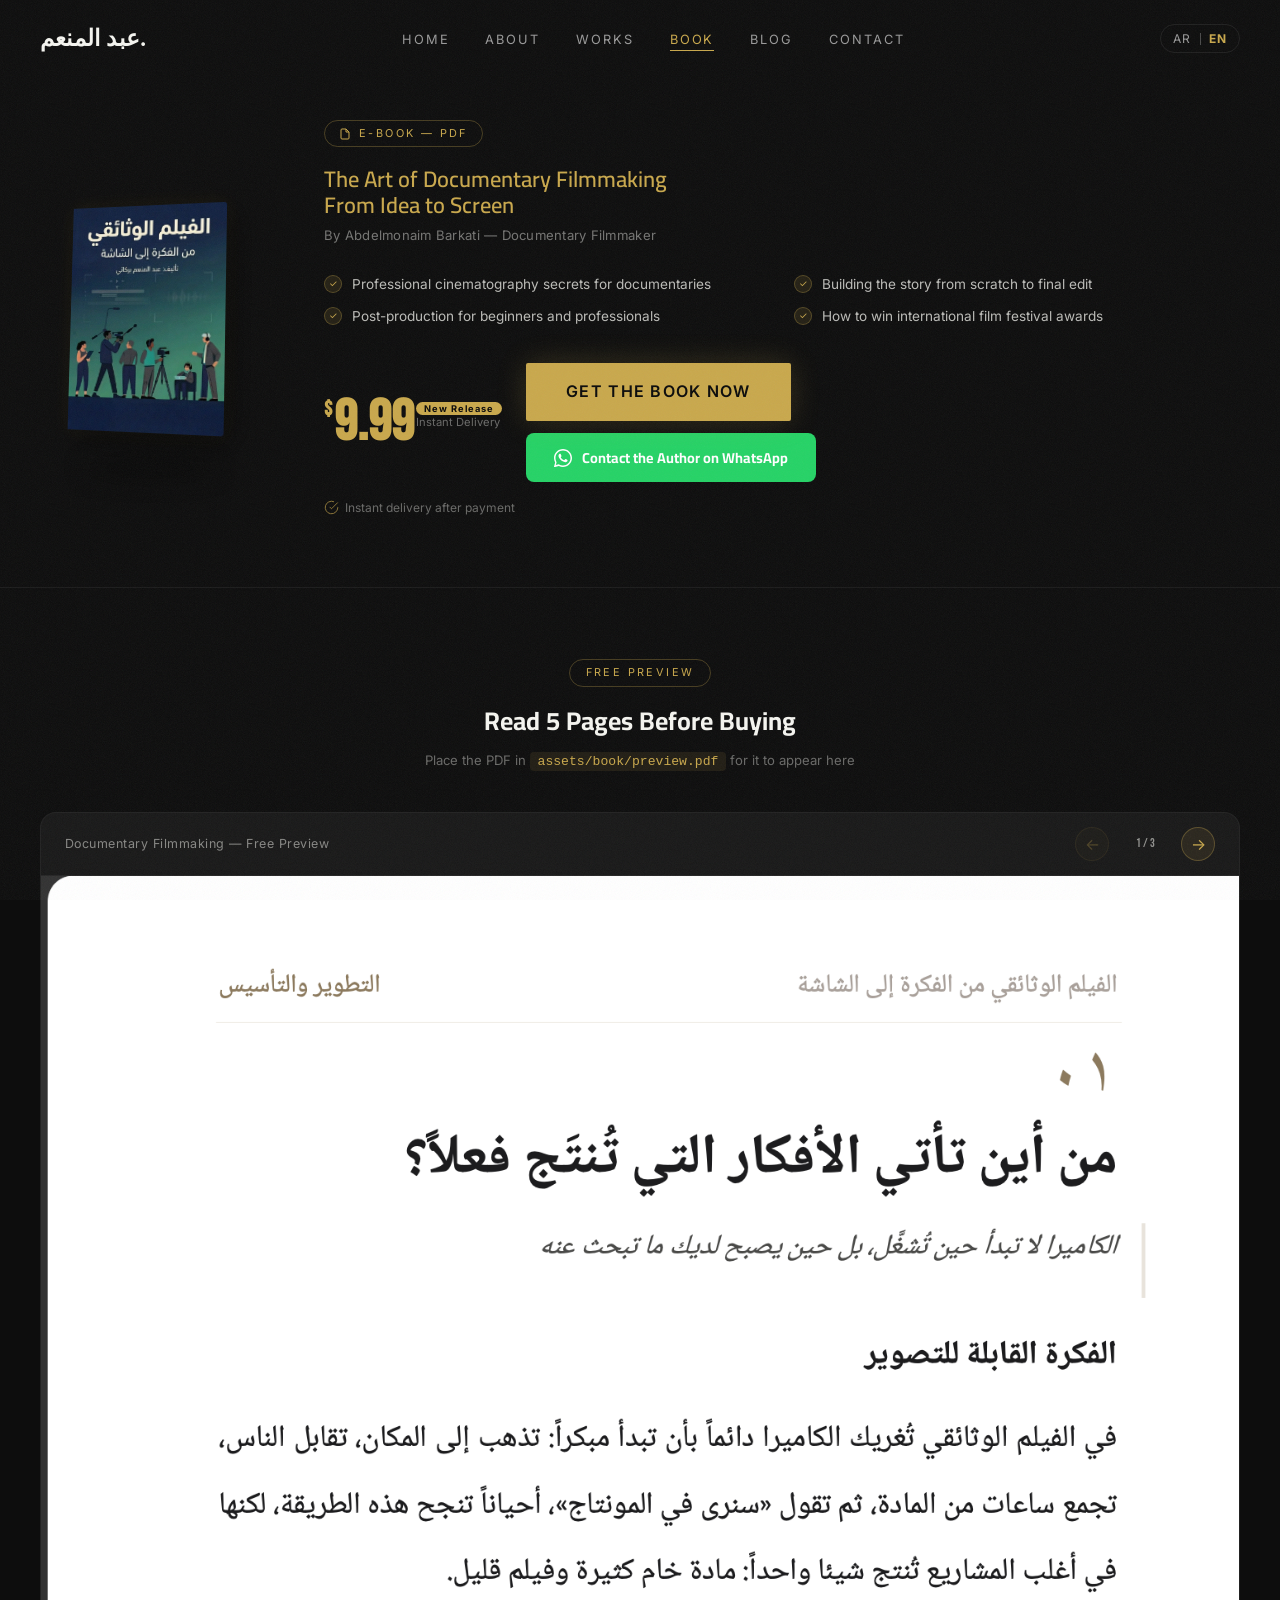
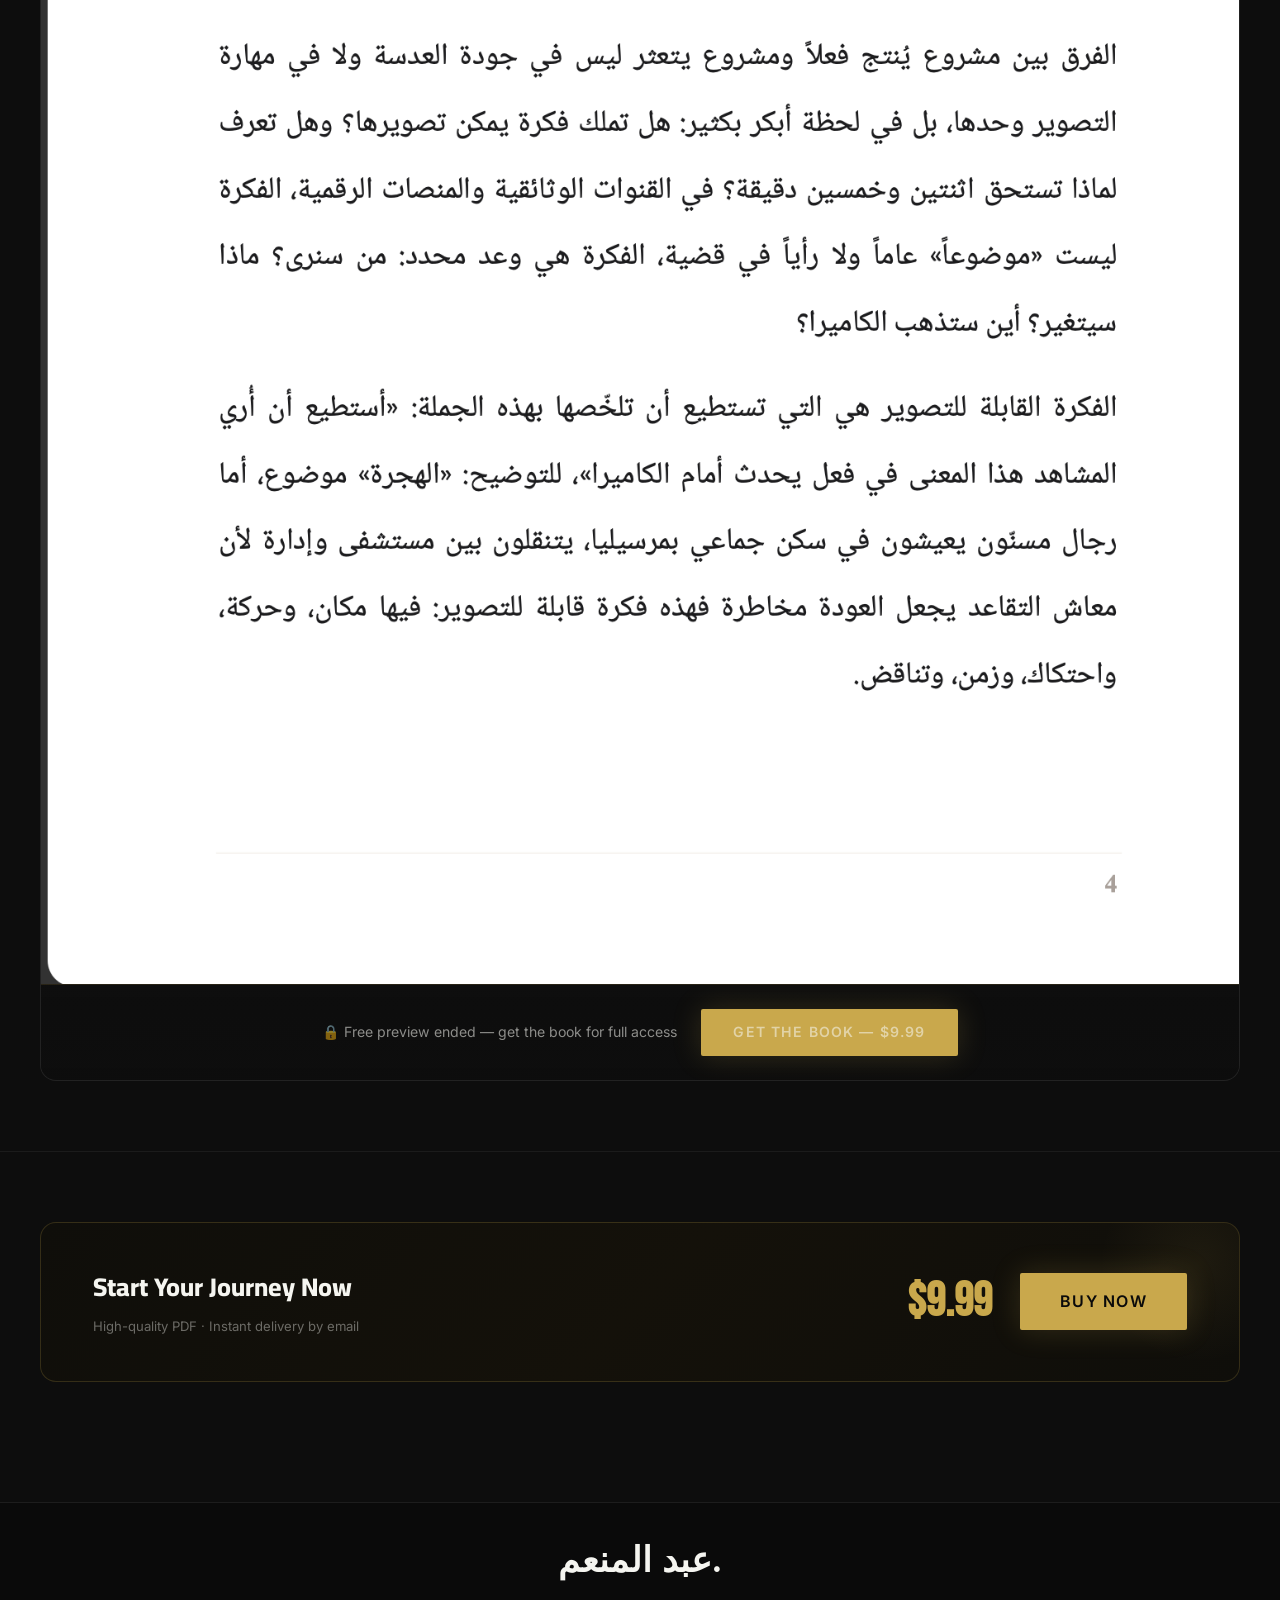
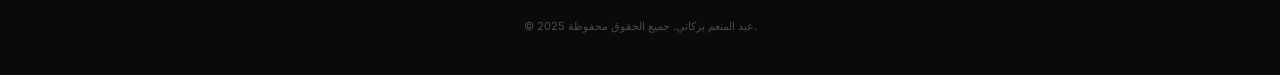
<file: book.html>
<!DOCTYPE html>
<html lang="ar" dir="rtl">
<head>
  <meta charset="UTF-8" />
  <meta name="viewport" content="width=device-width, initial-scale=1.0" />
  <meta name="description" content="صناعة الفيلم الوثائقي من الفكرة إلى الشاشة — كتاب إلكتروني PDF بقلم عبد المنعم بركاتي. $18 فقط، تسليم فوري." />
  <meta property="og:title" content="صناعة الفيلم الوثائقي | كتاب عبد المنعم بركاتي" />
  <meta property="og:description" content="كتاب إلكتروني PDF — من الفكرة إلى الشاشة. تسليم فوري." />
  <meta property="og:type" content="website" />
  <meta property="og:url" content="https://abdelmonaimbarkati.com/book.html" />
  <meta property="og:image" content="https://abdelmonaimbarkati.com/assets/og-image.jpg" />
  <meta property="og:image:width" content="1200" />
  <meta property="og:image:height" content="630" />
  <meta name="twitter:card" content="summary_large_image" />
  <meta name="twitter:image" content="https://abdelmonaimbarkati.com/assets/og-image.jpg" />
  <title>صناعة الفيلم الوثائقي | كتاب عبد المنعم بركاتي</title>
  <!-- Favicon -->
  <link rel="icon" type="image/svg+xml" href="favicon.svg" />
  <link rel="shortcut icon" href="favicon.svg" />
  <link rel="apple-touch-icon" href="assets/apple-touch-icon.png" />

  <link rel="preconnect" href="https://fonts.googleapis.com" />
  <link rel="preconnect" href="https://fonts.gstatic.com" crossorigin />
  <link href="https://fonts.googleapis.com/css2?family=Cairo:wght@300;400;600;700;900&family=Tajawal:wght@400;700;900&family=Bebas+Neue&family=Inter:wght@300;400;500;600&display=swap" rel="stylesheet" />
  <link rel="stylesheet" href="css/main.css" />
  <link rel="stylesheet" href="css/animations.css" />
  <link rel="stylesheet" href="css/components.css" />
  <link rel="stylesheet" href="css/rtl.css" />
  <style>
    /* ─── Book page overrides ───────────────────────── */
    body { cursor: auto; background: var(--bg-dark); }
    #cursor-outer, #cursor-inner { display: none; }
    a, button, .btn, input, textarea, select { cursor: pointer; }

    /* ─── Hero ──────────────────────────────────────── */
    .bk-hero {
      padding: 120px 0 70px;
      position: relative;
    }
    .bk-hero-inner {
      display: grid;
      grid-template-columns: 220px 1fr;
      gap: 64px;
      align-items: center;
    }

    /* Small 3D Book */
    .bk-book-scene {
      perspective: 800px;
      display: flex;
      justify-content: center;
      align-items: center;
      height: 280px;
    }
    .bk-book {
      width: 160px;
      height: 224px;
      transform-style: preserve-3d;
      transform: rotateY(-18deg) rotateX(4deg);
      animation: bookFloat 6s ease-in-out infinite;
      position: relative;
    }
    .bk-face { position: absolute; backface-visibility: hidden; }
    .bk-front {
      width: 160px; height: 224px;
      transform: translateZ(14px);
      border-radius: 0 3px 3px 0;
      overflow: hidden;
      box-shadow: 8px 8px 30px rgba(0,0,0,0.6), 0 0 20px rgba(201,168,76,0.1);
    }
    .bk-front img { width: 100%; height: 100%; object-fit: cover; }
    .bk-front-placeholder {
      width: 100%; height: 100%;
      background: linear-gradient(150deg, #1A1408 0%, #2C2010 50%, #1A1408 100%);
      display: flex; flex-direction: column;
      align-items: center; justify-content: center;
      gap: 10px; padding: 20px; position: relative;
    }
    .bk-front-placeholder::before {
      content: ''; position: absolute; inset: 6px;
      border: 1px solid rgba(201,168,76,0.25);
    }
    .bk-cover-t1 {
      font-family: var(--font-ar); font-size: 1rem; font-weight: 900;
      color: var(--gold); text-align: center; line-height: 1.4; z-index:1;
    }
    .bk-cover-t2 {
      font-family: var(--font-ar); font-size: 0.7rem;
      color: rgba(201,168,76,0.6); text-align: center; z-index:1;
    }
    .bk-cover-line { width: 40px; height: 1px; background: var(--border-gold); z-index:1; }
    .bk-cover-author { font-size: 0.55rem; letter-spacing: 0.15em; color: rgba(201,168,76,0.4); z-index:1; }
    .bk-spine {
      width: 28px; height: 224px;
      transform: rotateY(-90deg) translateZ(14px);
      background: linear-gradient(to right, #1A1408, #2C2010, #1A1408);
      box-shadow: -4px 0 12px rgba(0,0,0,0.5);
    }
    .bk-back {
      width: 160px; height: 224px;
      transform: rotateY(180deg) translateZ(14px);
      background: #1A1408; border-radius: 3px 0 0 3px;
    }
    .bk-shadow {
      position: absolute; bottom: -16px; left: 50%;
      transform: translateX(-50%);
      width: 130px; height: 14px;
      background: rgba(0,0,0,0.5); filter: blur(12px); border-radius: 50%;
    }

    /* ─── Content side ──────────────────────────────── */
    .bk-tag {
      display: inline-flex; align-items: center; gap: 8px;
      font-size: 0.68rem; letter-spacing: 0.22em; text-transform: uppercase;
      color: var(--gold); border: 1px solid rgba(201,168,76,0.3);
      padding: 4px 14px; border-radius: 20px; margin-bottom: 20px;
    }
    .bk-tag svg { width: 12px; height: 12px; }

    .bk-title {
      font-family: var(--font-ar); font-weight: 900;
      font-size: clamp(1.5rem, 2.8vw, 2.1rem);
      color: var(--white); line-height: 1.15; margin-bottom: 6px;
    }
    .bk-title span {
      display: block; color: var(--gold);
      font-size: clamp(1rem, 1.8vw, 1.4rem); font-weight: 600;
    }
    .bk-author {
      font-size: 0.82rem; color: rgba(245,245,240,0.45);
      margin-bottom: 28px; letter-spacing: 0.02em;
    }

    .bk-features {
      list-style: none; display: grid;
      grid-template-columns: 1fr 1fr; gap: 10px 24px; margin-bottom: 36px;
    }
    .bk-feature {
      display: flex; align-items: flex-start; gap: 10px;
      font-size: 0.85rem; color: rgba(245,245,240,0.75);
    }
    .bk-check {
      width: 18px; height: 18px; border-radius: 50%; flex-shrink: 0;
      background: rgba(201,168,76,0.12); border: 1px solid var(--border-gold);
      display: flex; align-items: center; justify-content: center;
      color: var(--gold); font-size: 0.6rem; margin-top: 1px;
    }

    .bk-purchase {
      display: flex; align-items: center; gap: 24px;
      flex-wrap: wrap; margin-bottom: 16px;
    }
    .bk-price {
      display: flex; align-items: flex-start; gap: 2px; line-height: 1;
    }
    .bk-price-cur {
      font-family: var(--font-en); font-size: 1.3rem; font-weight: 700;
      color: var(--gold); margin-top: 6px;
    }
    .bk-price-num {
      font-family: var(--font-en); font-size: 3.6rem; font-weight: 900;
      color: var(--gold); line-height: 1;
    }
    .bk-price-meta { display: flex; flex-direction: column; gap: 2px; padding-top: 8px; }
    .bk-badge {
      background: var(--gold); color: var(--black);
      font-size: 0.58rem; font-weight: 700; padding: 2px 8px;
      border-radius: 10px; letter-spacing: 0.1em; white-space: nowrap;
    }
    .bk-delivery {
      font-size: 0.7rem; color: rgba(245,245,240,0.4); white-space: nowrap;
    }

    .bk-trust {
      display: flex; align-items: center; gap: 20px; flex-wrap: wrap;
    }
    .bk-trust-item {
      display: flex; align-items: center; gap: 6px;
      font-size: 0.75rem; color: rgba(245,245,240,0.4);
    }
    .bk-trust-item svg { color: var(--gold); opacity: 0.7; flex-shrink: 0; }

    /* ─── Section divider ───────────────────────────── */
    .bk-divider {
      border: none; border-top: 1px solid rgba(255,255,255,0.06);
      margin: 0;
    }

    /* ─── PDF Preview ───────────────────────────────── */
    .bk-preview {
      padding: 70px 0;
    }
    .bk-preview-head {
      text-align: center; margin-bottom: 40px;
    }
    .bk-preview-tag {
      display: inline-block; font-size: 0.68rem;
      letter-spacing: 0.22em; text-transform: uppercase;
      color: var(--gold); border: 1px solid rgba(201,168,76,0.3);
      padding: 4px 16px; border-radius: 20px; margin-bottom: 14px;
    }
    .bk-preview-title {
      font-family: var(--font-ar); font-size: 1.6rem;
      font-weight: 700; color: var(--white); margin-bottom: 8px;
    }
    .bk-preview-sub {
      font-size: 0.82rem; color: rgba(245,245,240,0.4);
    }

    /* PDF Viewer Container */
    .bk-pdf-wrap {
      background: #111;
      border: 1px solid rgba(255,255,255,0.07);
      border-radius: var(--radius-md);
      overflow: hidden;
      position: relative;
    }

    /* Top toolbar */
    .bk-pdf-toolbar {
      display: flex; align-items: center; justify-content: space-between;
      padding: 14px 24px;
      background: rgba(255,255,255,0.03);
      border-bottom: 1px solid rgba(255,255,255,0.06);
    }
    .bk-pdf-title-bar {
      font-size: 0.78rem; color: rgba(245,245,240,0.5);
      letter-spacing: 0.04em;
    }
    .bk-pdf-nav {
      display: flex; align-items: center; gap: 12px;
    }
    .bk-pdf-nav-btn {
      background: rgba(201,168,76,0.1); border: 1px solid rgba(201,168,76,0.3);
      color: var(--gold); width: 34px; height: 34px; border-radius: 50%;
      cursor: pointer; font-size: 1rem; display: flex; align-items: center;
      justify-content: center; transition: background 0.2s;
      -webkit-tap-highlight-color: transparent;
    }
    .bk-pdf-nav-btn:hover { background: rgba(201,168,76,0.22); }
    .bk-pdf-nav-btn:disabled { opacity: 0.3; cursor: default; }
    .bk-pdf-page-info {
      font-size: 0.78rem; color: rgba(245,245,240,0.55);
      min-width: 48px; text-align: center; font-family: var(--font-en);
    }

    /* Canvas viewer */
    .bk-pdf-canvas-wrap {
      position: relative; background: #0D0D0D;
      display: flex; align-items: center; justify-content: center;
      min-height: 420px; touch-action: pan-y;
      overflow: hidden;
    }
    #bk-pdf-canvas {
      display: block; max-width: 100%; height: auto;
    }
    .bk-pdf-loading {
      position: absolute; inset: 0; display: flex;
      align-items: center; justify-content: center;
      color: rgba(245,245,240,0.3); font-size: 0.85rem;
      gap: 10px;
    }
    .bk-pdf-spinner {
      width: 20px; height: 20px; border: 2px solid rgba(201,168,76,0.2);
      border-top-color: var(--gold); border-radius: 50%;
      animation: spin 0.8s linear infinite;
    }
    @keyframes spin { to { transform: rotate(360deg); } }
    .bk-pdf-no-file {
      padding: 60px 24px; text-align: center; background: #0D0D0D;
      color: rgba(245,245,240,0.3); font-size: 0.85rem; line-height: 1.8;
      display: none;
    }
    .bk-pdf-no-file a { color: var(--gold); }

    /* Lock bar at bottom of preview */
    .bk-pdf-lock-bar {
      display: flex; align-items: center; justify-content: center;
      gap: 24px; flex-wrap: wrap;
      padding: 24px;
      background: linear-gradient(to top, rgba(13,13,13,0.98) 0%, rgba(13,13,13,0.9) 100%);
      border-top: 1px solid rgba(201,168,76,0.15);
      text-align: center;
    }
    .bk-pdf-lock-bar span {
      font-size: 0.88rem; color: rgba(245,245,240,0.55);
    }

    /* ─── Bottom CTA ────────────────────────────────── */
    .bk-cta-bar {
      background: linear-gradient(135deg, #0F0E0A 0%, #14110A 50%, #0F0E0A 100%);
      border: 1px solid rgba(201,168,76,0.2);
      border-radius: var(--radius-md);
      padding: 44px 52px;
      display: flex; align-items: center;
      justify-content: space-between; gap: 40px; flex-wrap: wrap;
      margin-bottom: var(--section-pad);
      position: relative; overflow: hidden;
    }
    .bk-cta-bar::before {
      content: '';
      position: absolute; top: -60px; right: -60px;
      width: 200px; height: 200px;
      background: radial-gradient(circle, rgba(201,168,76,0.08), transparent 70%);
      pointer-events: none;
    }
    .bk-cta-left { flex: 1; min-width: 200px; }
    .bk-cta-title {
      font-family: var(--font-ar); font-size: 1.6rem;
      font-weight: 800; color: var(--white); margin-bottom: 8px;
    }
    .bk-cta-note { font-size: 0.82rem; color: rgba(245,245,240,0.4); line-height: 1.6; }
    .bk-cta-right {
      display: flex; align-items: center; gap: 28px;
    }
    .bk-cta-price {
      font-family: var(--font-en); font-size: 3rem; font-weight: 900;
      color: var(--gold); line-height: 1;
    }

    /* ─── Responsive ────────────────────────────────── */
    @media (max-width: 900px) {
      .bk-hero-inner { grid-template-columns: 1fr; gap: 40px; }
      .bk-book-scene { height: 220px; }
      .bk-features { grid-template-columns: 1fr; }
      .bk-cta-bar { flex-direction: column; align-items: flex-start; padding: 32px 24px; }
      .bk-cta-right { flex-direction: column; align-items: flex-start; }
    }
    @media (max-width: 600px) {
      .bk-hero { padding: 100px 0 50px; }
      .bk-pdf-toolbar { flex-direction: column; gap: 10px; }
    }
  </style>
  <!-- Google Analytics -->
  <script async src="https://www.googletagmanager.com/gtag/js?id=G-0T9Q0EGF7C"></script>
  <script>
    window.dataLayer = window.dataLayer || [];
    function gtag(){dataLayer.push(arguments);}
    gtag("js", new Date());
    gtag("config", "G-0T9Q0EGF7C");
  </script>
</head>
<body class="lang-ar">

  <div id="cursor-outer"></div>
  <div id="cursor-inner"></div>
  <div id="scroll-progress"></div>

  <!-- ═══ NAVBAR ═══════════════════════════════════════════════ -->
  <nav id="navbar">
    <div class="container">
      <div class="nav-inner">
        <a href="index.html" class="nav-logo">عبد المنعم<span>.</span></a>
        <ul class="nav-links">
          <li><a href="index.html#hero"    class="nav-link"><span class="ar-only">الرئيسية</span><span class="en-only">Home</span></a></li>
          <li><a href="index.html#about"   class="nav-link"><span class="ar-only">من أنا</span><span class="en-only">About</span></a></li>
          <li><a href="index.html#works"   class="nav-link"><span class="ar-only">أعمالي</span><span class="en-only">Works</span></a></li>
          <li><a href="book.html"          class="nav-link active"><span class="ar-only">الكتاب</span><span class="en-only">Book</span></a></li>
          <li><a href="index.html#blog"    class="nav-link"><span class="ar-only">المدونة</span><span class="en-only">Blog</span></a></li>
          <li><a href="index.html#contact" class="nav-link"><span class="ar-only">تواصل</span><span class="en-only">Contact</span></a></li>
        </ul>
        <div class="nav-right">
          <button class="lang-toggle" id="lang-toggle" aria-label="Switch language">
            <span class="lang-option active" id="lang-ar-btn">AR</span>
            <span class="lang-divider"></span>
            <span class="lang-option" id="lang-en-btn">EN</span>
          </button>
          <button class="nav-menu-btn" id="nav-menu-btn" aria-label="القائمة" aria-expanded="false">
            <span></span><span></span><span></span>
          </button>
        </div>
      </div>
    </div>
  </nav>

  <!-- Mobile nav -->
  <div id="nav-mobile" class="nav-mobile" aria-hidden="true">
    <a href="index.html#hero"    class="nav-link"><span class="ar-only">الرئيسية</span><span class="en-only">Home</span></a>
    <a href="index.html#about"   class="nav-link"><span class="ar-only">من أنا</span><span class="en-only">About</span></a>
    <a href="index.html#works"   class="nav-link"><span class="ar-only">أعمالي</span><span class="en-only">Works</span></a>
    <a href="book.html"          class="nav-link active"><span class="ar-only">الكتاب</span><span class="en-only">Book</span></a>
    <a href="index.html#blog"    class="nav-link"><span class="ar-only">المدونة</span><span class="en-only">Blog</span></a>
    <a href="index.html#contact" class="nav-link"><span class="ar-only">تواصل</span><span class="en-only">Contact</span></a>
  </div>

  <!-- ═══ BOOK HERO ══════════════════════════════════════════════ -->
  <section class="bk-hero">
    <div class="container">
      <div class="bk-hero-inner">

        <!-- Small 3D Book -->
        <div class="bk-book-scene">
          <div class="bk-book" id="bk-book">
            <div class="bk-face bk-spine"></div>
            <div class="bk-face bk-front">
              <img
                src="assets/book/cover.webp"
                alt="غلاف الكتاب"
                onerror="this.style.display='none'; document.getElementById('bk-placeholder').style.display='flex';"
              />
              <div class="bk-front-placeholder" id="bk-placeholder" style="display:none">
                <div class="bk-cover-t1">صناعة الفيلم الوثائقي</div>
                <div class="bk-cover-line"></div>
                <div class="bk-cover-t2">من الفكرة إلى الشاشة</div>
                <div class="bk-cover-author">عبد المنعم بركاتي</div>
              </div>
            </div>
            <div class="bk-face bk-back"></div>
          </div>
          <div class="bk-shadow"></div>
        </div>

        <!-- Content -->
        <div>
          <div class="bk-tag">
            <svg viewBox="0 0 24 24" fill="none" stroke="currentColor" stroke-width="2"><path d="M14 2H6a2 2 0 0 0-2 2v16a2 2 0 0 0 2 2h12a2 2 0 0 0 2-2V8z"/><polyline points="14 2 14 8 20 8"/></svg>
            <span class="ar-only">كتاب إلكتروني — PDF</span><span class="en-only">E-Book — PDF</span>
          </div>

          <h1 class="bk-title">
            <span class="ar-only">صناعة الفيلم الوثائقي</span><span class="en-only">The Art of Documentary Filmmaking</span>
            <span><span class="ar-only">من الفكرة إلى الشاشة</span><span class="en-only">From Idea to Screen</span></span>
          </h1>
          <p class="bk-author"><span class="ar-only">بقلم عبد المنعم بركاتي — صانع أفلام وثائقي</span><span class="en-only">By Abdelmonaim Barkati — Documentary Filmmaker</span></p>

          <ul class="bk-features">
            <li class="bk-feature"><span class="bk-check">✓</span><span><span class="ar-only">أسرار التصوير الاحترافي للوثائقيات</span><span class="en-only">Professional cinematography secrets for documentaries</span></span></li>
            <li class="bk-feature"><span class="bk-check">✓</span><span><span class="ar-only">بناء الحكاية من الصفر للمونتاج</span><span class="en-only">Building the story from scratch to final edit</span></span></li>
            <li class="bk-feature"><span class="bk-check">✓</span><span><span class="ar-only">ما بعد الإنتاج للمبتدئين والمحترفين</span><span class="en-only">Post-production for beginners and professionals</span></span></li>
            <li class="bk-feature"><span class="bk-check">✓</span><span><span class="ar-only">كيف تفوز بجوائز المهرجانات الدولية</span><span class="en-only">How to win international film festival awards</span></span></li>
          </ul>

          <div class="bk-purchase">
            <div class="bk-price">
              <span class="bk-price-cur">$</span>
              <span class="bk-price-num">9.99</span>
              <div class="bk-price-meta">
                <span class="bk-badge"><span class="ar-only">إصدار جديد</span><span class="en-only">New Release</span></span>
                <span class="bk-delivery"><span class="ar-only">تسليم فوري</span><span class="en-only">Instant Delivery</span></span>
              </div>
            </div>
            <div style="display:flex; flex-direction:column; gap:12px;">
              <div class="magnetic-wrap">
                <a id="bk-buy-btn" href="https://www.amazon.com/dp/B0H488DHPG" target="_blank" rel="noopener" class="btn btn-primary" style="padding:16px 40px; font-size:1rem;"><span class="ar-only">اقتن الكتاب الآن</span><span class="en-only">Get the Book Now</span></a>
              </div>
              <!-- استبدل XXXXXXXXXX برقم الواتساب مع رمز الدولة بدون + -->
              <a href="https://wa.me/213555149616?text=%D8%A3%D8%B1%D9%8A%D8%AF%20%D8%A7%D9%82%D8%AA%D9%86%D8%A7%D8%A1%20%D9%83%D8%AA%D8%A7%D8%A8%20%D8%B5%D9%86%D8%A7%D8%B9%D8%A9%20%D8%A7%D9%84%D9%81%D9%8A%D9%84%D9%85%20%D8%A7%D9%84%D9%88%D8%AB%D8%A7%D8%A6%D9%82%D9%8A"
                 target="_blank" rel="noopener"
                 style="display:inline-flex; align-items:center; gap:10px; background:#25D366; color:#fff; font-family:var(--font-ar); font-size:0.9rem; font-weight:700; padding:13px 28px; border-radius:var(--radius-sm); text-decoration:none; transition:opacity 0.2s; white-space:nowrap;"
                 onmouseover="this.style.opacity='0.85'" onmouseout="this.style.opacity='1'">
                <svg viewBox="0 0 24 24" fill="currentColor" width="18" height="18"><path d="M17.472 14.382c-.297-.149-1.758-.867-2.03-.967-.273-.099-.471-.148-.67.15-.197.297-.767.966-.94 1.164-.173.199-.347.223-.644.075-.297-.15-1.255-.463-2.39-1.475-.883-.788-1.48-1.761-1.653-2.059-.173-.297-.018-.458.13-.606.134-.133.298-.347.446-.52.149-.174.198-.298.298-.497.099-.198.05-.371-.025-.52-.075-.149-.669-1.612-.916-2.207-.242-.579-.487-.5-.669-.51-.173-.008-.371-.01-.57-.01-.198 0-.52.074-.792.372-.272.297-1.04 1.016-1.04 2.479 0 1.462 1.065 2.875 1.213 3.074.149.198 2.096 3.2 5.077 4.487.709.306 1.262.489 1.694.625.712.227 1.36.195 1.871.118.571-.085 1.758-.719 2.006-1.413.248-.694.248-1.289.173-1.413-.074-.124-.272-.198-.57-.347z"/><path d="M12 0C5.373 0 0 5.373 0 12c0 2.124.555 4.118 1.528 5.855L.057 23.215a.75.75 0 0 0 .93.894l5.498-1.443A11.942 11.942 0 0 0 12 24c6.627 0 12-5.373 12-12S18.627 0 12 0zm0 22c-1.907 0-3.698-.5-5.254-1.377l-.376-.213-3.904 1.024.994-3.79-.23-.37A9.944 9.944 0 0 1 2 12C2 6.477 6.477 2 12 2s10 4.477 10 10-4.477 10-10 10z"/></svg>
                <span class="ar-only">تواصل مع المؤلف عبر واتساب</span><span class="en-only">Contact the Author on WhatsApp</span>
              </a>
            </div>
          </div>

          <div class="bk-trust">
            <span class="bk-trust-item">
              <svg viewBox="0 0 24 24" fill="none" stroke="currentColor" stroke-width="1.5" width="15" height="15"><path d="M22 11.08V12a10 10 0 1 1-5.93-9.14"/><polyline points="22 4 12 14.01 9 11.01"/></svg>
              <span class="ar-only">تسليم فوري بعد الدفع</span><span class="en-only">Instant delivery after payment</span>
            </span>
          </div>
        </div>
      </div>
    </div>
  </section>

  <hr class="bk-divider" />

  <!-- ═══ PDF PREVIEW ══════════════════════════════════════════ -->
  <section class="bk-preview">
    <div class="container">
      <div class="bk-preview-head">
        <span class="bk-preview-tag"><span class="ar-only">معاينة مجانية</span><span class="en-only">Free Preview</span></span>
        <h2 class="bk-preview-title"><span class="ar-only">اقرأ 5 صفحات قبل الشراء</span><span class="en-only">Read 5 Pages Before Buying</span></h2>
        <p class="bk-preview-sub"><span class="ar-only">ضع ملف PDF في</span><span class="en-only">Place the PDF in</span> <code style="color:var(--gold);background:rgba(201,168,76,0.1);padding:2px 8px;border-radius:4px;">assets/book/preview.pdf</code> <span class="ar-only">ليظهر هنا</span><span class="en-only">for it to appear here</span></p>
      </div>

      <div class="bk-pdf-wrap" id="bk-pdf-viewer">
        <!-- Toolbar -->
        <div class="bk-pdf-toolbar">
          <span class="bk-pdf-title-bar"><span class="ar-only">صناعة الفيلم الوثائقي — معاينة مجانية</span><span class="en-only">Documentary Filmmaking — Free Preview</span></span>
          <div class="bk-pdf-nav">
            <button class="bk-pdf-nav-btn" id="bk-pdf-prev" aria-label="Previous page">&#8592;</button>
            <span class="bk-pdf-page-info" id="bk-pdf-info">1 / 3</span>
            <button class="bk-pdf-nav-btn" id="bk-pdf-next" aria-label="Next page">&#8594;</button>
          </div>
        </div>

        <!-- Image slider -->
        <div class="bk-pdf-canvas-wrap" id="bk-preview-wrap" style="overflow:hidden; background:#0D0D0D; min-height:420px; display:flex; align-items:center; justify-content:center; touch-action:pan-y;">
          <img id="bk-preview-img"
               src="assets/book/page-1.jpg"
               alt="preview page 1"
               style="display:block; max-width:100%; height:auto; transition:opacity 0.25s;" />
        </div>

        <!-- Lock bar -->
        <div class="bk-pdf-lock-bar">
          <span><span class="ar-only">🔒 انتهت المعاينة المجانية — اقتن الكتاب للوصول الكامل</span><span class="en-only">🔒 Free preview ended — get the book for full access</span></span>
          <a href="https://www.amazon.com/dp/B0H488DHPG" target="_blank" rel="noopener" class="btn btn-primary" style="padding:12px 32px;"><span class="ar-only">اقتن الكتاب — $9.99</span><span class="en-only">Get the Book — $9.99</span></a>
        </div>
      </div>
    </div>
  </section>

  <hr class="bk-divider" />

  <!-- ═══ BOTTOM CTA ════════════════════════════════════════════ -->
  <section style="padding: 70px 0 0;">
    <div class="container">
      <div class="bk-cta-bar">
        <div class="bk-cta-left">
          <p class="bk-cta-title"><span class="ar-only">ابدأ رحلتك الآن</span><span class="en-only">Start Your Journey Now</span></p>
          <p class="bk-cta-note">
            <span class="ar-only">PDF عالي الجودة · تسليم فوري عبر البريد الإلكتروني</span>
            <span class="en-only">High-quality PDF · Instant delivery by email</span>
          </p>
        </div>
        <div class="bk-cta-right">
          <span class="bk-cta-price">$9.99</span>
          <div class="magnetic-wrap">
            <a href="https://www.amazon.com/dp/B0H488DHPG" target="_blank" rel="noopener" class="btn btn-primary" style="padding:16px 40px; font-size:1rem;"><span class="ar-only">اشترِ الآن</span><span class="en-only">Buy Now</span></a>
          </div>
        </div>
      </div>
    </div>
  </section>

  <!-- ═══ FOOTER ════════════════════════════════════════════════ -->
  <footer id="footer" style="margin-top: 0; padding-top: 40px;">
    <div class="container">
      <div class="footer-inner">
        <a href="index.html" class="footer-logo">عبد المنعم<span>.</span></a>
        <p class="footer-rights">© 2025 عبد المنعم بركاتي. جميع الحقوق محفوظة.</p>
      </div>
    </div>
  </footer>

  <!-- Toast -->
  <div id="toast"></div>

  <!-- GSAP -->
  <script src="https://cdnjs.cloudflare.com/ajax/libs/gsap/3.12.5/gsap.min.js" integrity="sha384-g4NTh/Iv5PPU4xPyhEWqPcwtNXOvdaDI8LLnyYfyNZOjKJeYQyjzQ9X5275eBjpt" crossorigin="anonymous"></script>

  <script src="js/content.js"></script>
  <script>
    // ── Navbar scroll ──────────────────────────────────────────
    window.addEventListener("scroll", () => {
      document.getElementById("navbar").classList.toggle("scrolled", window.scrollY > 60);
      const bar = document.getElementById("scroll-progress");
      if (bar) {
        const t = document.documentElement.scrollHeight - window.innerHeight;
        bar.style.width = (t > 0 ? window.scrollY / t * 100 : 0) + "%";
      }
    });

    // ── Mobile nav ─────────────────────────────────────────────
    const menuBtn = document.getElementById("nav-menu-btn");
    const mobileNav = document.getElementById("nav-mobile");
    if (menuBtn && mobileNav) {
      menuBtn.addEventListener("click", () => {
        const open = mobileNav.classList.toggle("open");
        menuBtn.setAttribute("aria-expanded", open);
        document.body.style.overflow = open ? "hidden" : "";
      });
    }

    // ── Book 3D tilt on mouse ──────────────────────────────────
    const bkBook = document.getElementById("bk-book");
    if (bkBook) {
      bkBook.parentElement.addEventListener("mousemove", e => {
        const rect = bkBook.parentElement.getBoundingClientRect();
        const x = (e.clientX - rect.left) / rect.width - 0.5;
        const y = (e.clientY - rect.top)  / rect.height - 0.5;
        bkBook.style.transform = `rotateY(${-18 + x * 20}deg) rotateX(${4 - y * 10}deg)`;
        bkBook.style.animationPlayState = "paused";
      });
      bkBook.parentElement.addEventListener("mouseleave", () => {
        bkBook.style.transform = "";
        bkBook.style.animationPlayState = "running";
      });
    }

    // ── Image Preview Slider ───────────────────────────────────
    (function() {
      const PAGES = ["assets/book/page-1.jpg", "assets/book/page-2.jpg", "assets/book/page-3.jpg"];
      const img     = document.getElementById("bk-preview-img");
      const info    = document.getElementById("bk-pdf-info");
      const prevBtn = document.getElementById("bk-pdf-prev");
      const nextBtn = document.getElementById("bk-pdf-next");
      const wrap    = document.getElementById("bk-preview-wrap");
      if (!img) return;

      let cur = 0;

      function goTo(n) {
        cur = Math.max(0, Math.min(n, PAGES.length - 1));
        img.style.opacity = "0";
        setTimeout(function() {
          img.src = PAGES[cur];
          img.alt = "preview page " + (cur + 1);
          img.style.opacity = "1";
        }, 180);
        info.textContent  = (cur + 1) + " / " + PAGES.length;
        prevBtn.disabled  = cur === 0;
        nextBtn.disabled  = cur === PAGES.length - 1;
      }

      prevBtn.addEventListener("click", function() { goTo(cur - 1); });
      nextBtn.addEventListener("click", function() { goTo(cur + 1); });

      // Touch swipe
      let tx0 = 0;
      wrap.addEventListener("touchstart", function(e) { tx0 = e.touches[0].clientX; }, { passive: true });
      wrap.addEventListener("touchend",   function(e) {
        const dx = e.changedTouches[0].clientX - tx0;
        if (Math.abs(dx) > 40) goTo(dx < 0 ? cur + 1 : cur - 1);
      }, { passive: true });

      goTo(0);
    })();

    // ── Language toggle ────────────────────────────────────────
    (function() {
      const saved = localStorage.getItem("ab-lang") || "ar";
      if (saved === "en") {
        document.body.classList.remove("lang-ar");
        document.body.classList.add("lang-en");
        document.documentElement.setAttribute("lang", "en");
        document.documentElement.setAttribute("dir", "ltr");
        const arBtn = document.getElementById("lang-ar-btn");
        const enBtn = document.getElementById("lang-en-btn");
        if (arBtn) arBtn.classList.remove("active");
        if (enBtn) enBtn.classList.add("active");
      }
    })();

    const langToggle = document.getElementById("lang-toggle");
    if (langToggle) {
      langToggle.addEventListener("click", () => {
        const isAr = document.body.classList.contains("lang-ar");
        const next = isAr ? "en" : "ar";
        document.body.classList.toggle("lang-ar", !isAr);
        document.body.classList.toggle("lang-en", isAr);
        document.documentElement.setAttribute("lang", next);
        document.documentElement.setAttribute("dir", isAr ? "ltr" : "rtl");
        document.getElementById("lang-ar-btn").classList.toggle("active", !isAr);
        document.getElementById("lang-en-btn").classList.toggle("active", isAr);
        localStorage.setItem("ab-lang", next);
      });
    }
  </script>
</body>
</html>
</file>
<file: css/main.css>
/* ============================================================
   main.css — Core styles, variables, layout, reset
   ============================================================ */

/* ─── Custom Fonts ──────────────────────────────────────────── */
@font-face {
  font-family: 'ArslanWessam';
  src: url('../assets/(A) Arslan Wessam B (A) Arslan Wessam B.ttf') format('truetype');
  font-weight: normal;
  font-style: normal;
  font-display: swap;
}

/* ─── CSS Custom Properties ────────────────────────────────── */
:root {
  --gold:         #C9A84C;
  --gold-light:   #E8C96A;
  --gold-dark:    #9B7A2E;
  --white:        #F5F5F0;
  --gray-light:   #9A9A9A;
  --gray-mid:     #4A4A4A;
  --gray-dark:    #1E1E1E;
  --black:        #0A0A0A;
  --bg-dark:      #0D0D0D;
  --bg-card:      rgba(255,255,255,0.04);
  --bg-glass:     rgba(255,255,255,0.06);
  --border-glass: rgba(255,255,255,0.08);
  --border-gold:  rgba(201,168,76,0.3);

  --font-ar:      'Cairo', 'Tajawal', sans-serif;
  --font-en:      'Bebas Neue', 'Clash Display', sans-serif;
  --font-body:    'Inter', 'DM Sans', sans-serif;

  --ease-out:     cubic-bezier(0.16, 1, 0.3, 1);
  --ease-in-out:  cubic-bezier(0.65, 0, 0.35, 1);

  --radius-sm:    8px;
  --radius-md:    16px;
  --radius-lg:    24px;
  --radius-xl:    40px;

  --section-pad:  120px;
  --container:    1280px;
}

/* ─── Reset ────────────────────────────────────────────────── */
*, *::before, *::after {
  box-sizing: border-box;
  margin: 0;
  padding: 0;
}

html {
  scroll-behavior: smooth;
  font-size: 16px;
}

body {
  background: var(--bg-dark);
  background-image: url('film-background.png');
  background-size: cover;
  background-position: center;
  background-attachment: fixed;
  color: var(--white);
  font-family: var(--font-body);
  line-height: 1.6;
  overflow-x: hidden;
  cursor: none;
}

body.lang-ar {
  direction: rtl;
  font-family: var(--font-ar);
}

body.lang-en {
  direction: ltr;
}

img, video {
  max-width: 100%;
  display: block;
}

a {
  color: inherit;
  text-decoration: none;
}

ul, ol { list-style: none; }

button {
  cursor: none;
  border: none;
  background: none;
  font-family: inherit;
}

input, textarea, select {
  font-family: inherit;
}

/* ─── Noise Overlay ─────────────────────────────────────────── */
body::before {
  content: '';
  position: fixed;
  inset: 0;
  z-index: 9999;
  pointer-events: none;
  opacity: 0.06;
  background-image: url("data:image/svg+xml,%3Csvg viewBox='0 0 256 256' xmlns='http://www.w3.org/2000/svg'%3E%3Cfilter id='noise'%3E%3CfeTurbulence type='fractalNoise' baseFrequency='0.9' numOctaves='4' stitchTiles='stitch'/%3E%3C/filter%3E%3Crect width='100%25' height='100%25' filter='url(%23noise)'/%3E%3C/svg%3E");
  background-size: 200px 200px;
}

/* ─── Cinematic Engine ───────────────────────────────────────── */
.cinematic-engine {
  position: fixed;
  inset: -3%;
  pointer-events: none;
  z-index: 2;
  will-change: transform;
}

.ce-light-leaks {
  position: absolute;
  inset: 0;
  background:
    radial-gradient(ellipse at -8% 58%, rgba(190,85,15,0.32),   transparent 50%),
    radial-gradient(circle  at  6% 8%,  rgba(201,168,76,0.13),  transparent 30%),
    radial-gradient(circle  at 18% 95%, rgba(160,65,10,0.09),   transparent 26%),
    radial-gradient(ellipse at  2% 38%, rgba(220,130,30,0.10),  transparent 28%),
    radial-gradient(circle  at 95% 90%, rgba(130,50,8,0.06),    transparent 20%);
  animation: ceLeak 10s ease-in-out infinite;
}

@keyframes ceLeak {
  0%,100% { opacity: 0.75; }
  50%      { opacity: 1;    }
}

/* Dust particles using box-shadow */
.ce-dust {
  position: absolute;
  inset: 0;
  overflow: hidden;
}

.ce-dust::before,
.ce-dust::after {
  content: '';
  position: absolute;
  top: 0; left: 0;
  width: 2px; height: 2px;
  border-radius: 50%;
  background: transparent;
  animation: ceDustDrift 28s linear infinite alternate;
}

.ce-dust::before {
  box-shadow:
    88px  72px  2px rgba(201,168,76,0.55),
    195px 145px 1px rgba(255,190,90,0.40),
    52px  310px 2px rgba(201,168,76,0.45),
    340px 88px  1px rgba(255,200,80,0.30),
    128px 430px 2px rgba(201,168,76,0.35),
    470px 190px 1px rgba(220,140,60,0.28),
    75px  555px 1px rgba(255,180,70,0.38),
    260px 320px 2px rgba(201,168,76,0.32),
    580px 110px 1px rgba(201,168,76,0.22),
    165px 200px 2px rgba(255,210,100,0.42),
    390px 410px 1px rgba(201,168,76,0.25),
    110px 680px 2px rgba(255,180,70,0.30),
    220px 510px 1px rgba(201,168,76,0.28),
    680px 260px 2px rgba(180,80,20,0.18),
    40px  180px 1px rgba(255,210,110,0.48);
}

.ce-dust::after {
  box-shadow:
    148px 95px  1px rgba(255,200,90,0.32),
    305px 175px 2px rgba(201,168,76,0.38),
    62px  400px 1px rgba(255,180,70,0.28),
    490px 75px  2px rgba(201,168,76,0.20),
    185px 580px 1px rgba(220,140,60,0.32),
    420px 295px 2px rgba(201,168,76,0.22),
    95px  240px 1px rgba(255,210,100,0.35),
    550px 460px 1px rgba(180,80,20,0.18),
    280px 125px 2px rgba(201,168,76,0.30),
    145px 730px 1px rgba(255,190,80,0.25),
    360px 530px 2px rgba(201,168,76,0.20),
    75px  820px 1px rgba(220,130,50,0.28),
    620px 330px 1px rgba(201,168,76,0.15),
    32px  640px 2px rgba(255,200,90,0.32);
  animation-delay: -14s;
}

@keyframes ceDustDrift {
  0%   { transform: translate(0px, 0px); }
  100% { transform: translate(-18px, -24px); }
}

.ce-vignette {
  position: absolute;
  inset: 0;
  background: radial-gradient(ellipse at 52% 50%, transparent 38%, rgba(0,0,0,0.78) 100%);
}

/* ─── Custom Cursor ─────────────────────────────────────────── */
#cursor-outer {
  position: fixed;
  width: 40px;
  height: 40px;
  border: 1.5px solid var(--gold);
  border-radius: 50%;
  pointer-events: none;
  z-index: 99999;
  transform: translate(-50%, -50%);
  transition: width 0.3s var(--ease-out), height 0.3s var(--ease-out),
              border-color 0.3s, background 0.3s, opacity 0.3s;
  mix-blend-mode: difference;
}

#cursor-inner {
  position: fixed;
  width: 6px;
  height: 6px;
  background: var(--gold);
  border-radius: 50%;
  pointer-events: none;
  z-index: 99999;
  transform: translate(-50%, -50%);
  transition: width 0.15s, height 0.15s, background 0.3s;
}

body.cursor-hover #cursor-outer {
  width: 60px;
  height: 60px;
  background: rgba(201,168,76,0.1);
  border-color: var(--gold-light);
}

body.cursor-link #cursor-outer {
  width: 20px;
  height: 20px;
  background: var(--gold);
}

/* ─── Scroll Progress ───────────────────────────────────────── */
#scroll-progress {
  position: fixed;
  top: 0;
  left: 0;
  height: 2px;
  background: linear-gradient(90deg, var(--gold-dark), var(--gold), var(--gold-light));
  z-index: 9998;
  width: 0%;
  transition: width 0.05s linear;
}

/* ─── Container ─────────────────────────────────────────────── */
.container {
  max-width: var(--container);
  margin: 0 auto;
  padding: 0 40px;
}

@media (max-width: 768px) {
  .container { padding: 0 20px; }
}

/* ─── Section Base ──────────────────────────────────────────── */
section {
  padding: var(--section-pad) 0;
  position: relative;
}

.section-header {
  text-align: center;
  margin-bottom: 80px;
}

.section-label {
  display: none;
}

.section-title {
  font-size: clamp(1.8rem, 5vw, 4rem);
  font-weight: 900;
  line-height: 1.1;
  color: var(--white);
}

.section-subtitle {
  margin-top: 16px;
  font-size: 1.1rem;
  color: var(--gray-light);
  max-width: 500px;
  margin-left: auto;
  margin-right: auto;
}

/* Title underline accent */
.section-title .accent {
  color: var(--gold);
}

.section-divider {
  width: 60px;
  height: 2px;
  background: linear-gradient(90deg, var(--gold), transparent);
  margin: 20px auto 0;
}

body.lang-ar .section-divider {
  background: linear-gradient(270deg, var(--gold), transparent);
}

/* ─── Buttons ───────────────────────────────────────────────── */
.btn {
  display: inline-flex;
  align-items: center;
  gap: 10px;
  padding: 14px 32px;
  border-radius: 2px;
  font-size: 0.9rem;
  font-weight: 600;
  letter-spacing: 0.08em;
  text-transform: uppercase;
  transition: all 0.3s var(--ease-out);
  position: relative;
  overflow: hidden;
  cursor: none;
}

.btn::before {
  content: '';
  position: absolute;
  inset: 0;
  background: var(--gold);
  transform: translateX(-101%);
  transition: transform 0.4s var(--ease-out);
  z-index: -1;
}

.btn:hover::before { transform: translateX(0); }
.btn:hover { color: var(--black); }

.btn-primary {
  background: var(--gold);
  color: var(--black);
  box-shadow: 0 0 30px rgba(201,168,76,0.2);
}

.btn-primary::before { background: var(--white); }

.btn-outline {
  border: 1px solid var(--border-gold);
  color: var(--gold);
}

.btn-outline:hover { border-color: var(--gold); }

.btn-cv {
  display: inline-flex;
  align-items: center;
  gap: 9px;
  font-size: 0.82rem;
  letter-spacing: 0.12em;
  text-transform: uppercase;
  color: rgba(245,245,240,0.6);
  border-bottom: 1px solid rgba(201,168,76,0.3);
  padding-bottom: 5px;
  transition: color 0.3s, border-color 0.3s;
}
.btn-cv:hover { color: var(--gold); border-color: var(--gold); }

.btn-icon {
  width: 20px;
  height: 20px;
  flex-shrink: 0;
  transition: transform 0.3s var(--ease-out);
}

.btn:hover .btn-icon { transform: translateX(4px); }
body.lang-ar .btn:hover .btn-icon { transform: translateX(-4px); }

/* ─── Magnetic Button wrapper ────────────────────────────────── */
.magnetic-wrap { display: inline-block; }

/* ─── Glass Card ─────────────────────────────────────────────── */
.glass-card {
  background: var(--bg-glass);
  border: 1px solid var(--border-glass);
  backdrop-filter: blur(20px);
  -webkit-backdrop-filter: blur(20px);
  border-radius: var(--radius-md);
}

/* ─── Enter Screen ───────────────────────────────────────────── */
#enter-screen {
  position: fixed;
  inset: 0;
  background: #000;
  z-index: 200000;
  display: flex;
  align-items: center;
  justify-content: center;
  cursor: pointer;
}

.es-content {
  display: flex;
  flex-direction: column;
  align-items: center;
  gap: 12px;
  text-align: center;
  user-select: none;
}

.es-logo {
  font-family: var(--font-en);
  font-size: clamp(1.4rem, 3.5vw, 2.4rem);
  font-weight: 900;
  letter-spacing: 0.22em;
  color: #fff;
  text-transform: uppercase;
}
.es-logo span { color: var(--gold); }

.es-tagline {
  font-family: var(--font-en);
  font-size: 0.68rem;
  letter-spacing: 0.35em;
  color: rgba(255,255,255,0.28);
  text-transform: uppercase;
  margin-top: -4px;
  margin-bottom: 28px;
}

.es-btn {
  width: 72px;
  height: 72px;
  border-radius: 50%;
  background: transparent;
  border: 1.5px solid rgba(201,168,76,0.35);
  cursor: pointer;
  display: flex;
  align-items: center;
  justify-content: center;
  position: relative;
  transition: border-color 0.3s, transform 0.2s;
}
.es-btn:hover { border-color: rgba(201,168,76,0.85); transform: scale(1.06); }

.es-btn-ring {
  position: absolute;
  inset: -10px;
  border-radius: 50%;
  border: 1px solid rgba(201,168,76,0.12);
  animation: esRingPulse 2.2s ease-in-out infinite;
  pointer-events: none;
}
@keyframes esRingPulse {
  0%, 100% { transform: scale(1);    opacity: 0.6; }
  50%       { transform: scale(1.18); opacity: 0.1; }
}

.es-btn-icon {
  width: 20px;
  height: 20px;
  color: rgba(255,255,255,0.7);
  margin-left: 3px;
  transition: color 0.3s;
}
.es-btn:hover .es-btn-icon { color: var(--gold); }

.es-hint {
  font-family: var(--font-en);
  font-size: 0.62rem;
  letter-spacing: 0.28em;
  color: rgba(255,255,255,0.2);
  text-transform: uppercase;
  margin-top: 14px;
  animation: esHintBlink 2.8s ease-in-out infinite;
}
@keyframes esHintBlink {
  0%, 100% { opacity: 0.2; }
  50%       { opacity: 0.55; }
}

/* ─── Preloader ──────────────────────────────────────────────── */
/* ─── Cinematic Preloader ────────────────────────────────── */
#preloader {
  position: fixed;
  inset: 0;
  background: #030303;
  z-index: 100000;
  display: flex;
  flex-direction: column;
  overflow: hidden;
}

/* Scan lines */
.pl-scanlines {
  position: absolute;
  inset: 0;
  pointer-events: none;
  z-index: 5;
  background: repeating-linear-gradient(
    0deg,
    transparent,
    transparent 3px,
    rgba(0,0,0,0.06) 3px,
    rgba(0,0,0,0.06) 4px
  );
}

/* Film grain */
.pl-grain {
  position: absolute;
  inset: -20%;
  pointer-events: none;
  z-index: 6;
  opacity: 0.1;
  background-image: url("data:image/svg+xml,%3Csvg xmlns='http://www.w3.org/2000/svg' width='200' height='200'%3E%3Cfilter id='n'%3E%3CfeTurbulence type='fractalNoise' baseFrequency='0.9' numOctaves='4' stitchTiles='stitch'/%3E%3C/filter%3E%3Crect width='200' height='200' filter='url(%23n)'/%3E%3C/svg%3E");
  animation: plGrain 0.1s steps(1) infinite;
}

@keyframes plGrain {
  0%   { transform: translate(0%,  0%); }
  20%  { transform: translate(-3%, 2%); }
  40%  { transform: translate(2%, -3%); }
  60%  { transform: translate(-1%, 4%); }
  80%  { transform: translate(4%, -1%); }
  100% { transform: translate(0%,  0%); }
}

/* Film strip rows */
.pl-strip {
  display: flex;
  align-items: center;
  gap: 7px;
  padding: 0 12px;
  height: 38px;
  flex-shrink: 0;
  overflow: hidden;
  border-top: 1px solid rgba(201,168,76,0.08);
  border-bottom: 1px solid rgba(201,168,76,0.08);
  background: rgba(0,0,0,0.4);
  position: relative;
  z-index: 10;
}

.pl-hole {
  width: 24px;
  height: 18px;
  border: 1px solid rgba(201,168,76,0.22);
  border-radius: 3px;
  flex-shrink: 0;
  background: rgba(0,0,0,0.6);
}

.pl-strip-label {
  font-family: var(--font-en);
  font-size: 0.52rem;
  letter-spacing: 0.35em;
  color: rgba(201,168,76,0.28);
  white-space: nowrap;
  margin-left: auto;
  padding-left: 16px;
}

/* Stage (main area) */
.pl-stage {
  flex: 1;
  display: flex;
  align-items: center;
  justify-content: center;
  gap: 48px;
  padding: 20px 48px;
  position: relative;
  z-index: 10;
}

/* Sidebars */
.pl-sidebar {
  display: flex;
  flex-direction: column;
  align-items: center;
  gap: 18px;
  width: 52px;
}

.pl-sidebar-text {
  font-family: var(--font-en);
  font-size: 0.5rem;
  letter-spacing: 0.3em;
  color: rgba(201,168,76,0.25);
  writing-mode: vertical-rl;
}

.pl-sidebar-num {
  font-family: var(--font-en);
  font-size: 0.52rem;
  letter-spacing: 0.2em;
  color: rgba(201,168,76,0.18);
}

/* Center area */
.pl-center {
  position: relative;
  width: 300px;
  height: 300px;
}

/* Countdown circle */
.pl-circle-wrap {
  position: absolute;
  inset: 0;
  display: flex;
  align-items: center;
  justify-content: center;
  transition: opacity 0.4s ease;
}

.pl-circle-svg {
  position: absolute;
  inset: 0;
  width: 100%;
  height: 100%;
}

.pl-num {
  position: relative;
  z-index: 2;
  font-family: var(--font-en);
  font-size: 7.5rem;
  font-weight: 900;
  color: var(--white);
  letter-spacing: -0.04em;
  line-height: 1;
  text-shadow: 0 0 60px rgba(201,168,76,0.15);
}

/* Flicker animation */
@keyframes plFlicker {
  0%, 100% { opacity: 1; }
  35%       { opacity: 0.05; }
  65%       { opacity: 0.7; }
}

.pl-num.pl-flickering {
  animation: plFlicker 0.12s ease-in-out;
}

/* Flash overlay */
#preloader.pl-flash-active::after {
  content: '';
  position: absolute;
  inset: 0;
  background: rgba(255,255,255,0.82);
  z-index: 50;
  animation: plFlashOut 0.2s ease-out forwards;
  pointer-events: none;
}

@keyframes plFlashOut {
  from { opacity: 1; }
  to   { opacity: 0; }
}

/* Name reveal */
.pl-name-wrap {
  position: absolute;
  inset: 0;
  display: flex;
  flex-direction: column;
  align-items: center;
  justify-content: center;
  gap: 10px;
  opacity: 0;
  transition: opacity 0.65s ease;
  pointer-events: none;
}

.pl-name-wrap.pl-name-visible { opacity: 1; }

.pl-name-en {
  font-family: var(--font-en);
  font-size: 1.05rem;
  letter-spacing: 0.3em;
  color: var(--white);
  text-align: center;
}

.pl-name-line {
  width: 48px;
  height: 1px;
  background: rgba(201,168,76,0.55);
}

.pl-name-ar {
  font-family: var(--font-ar);
  font-size: 1.1rem;
  font-weight: 700;
  color: rgba(201,168,76,0.9);
  direction: rtl;
}

.pl-name-role {
  font-family: var(--font-ar);
  font-size: 0.68rem;
  letter-spacing: 0.08em;
  color: rgba(255,255,255,0.3);
  direction: rtl;
}

/* Progress bar */
.pl-progress-track {
  height: 2px;
  background: rgba(255,255,255,0.05);
  flex-shrink: 0;
  position: relative;
  z-index: 10;
}

.pl-progress-fill {
  height: 100%;
  width: 0%;
  background: linear-gradient(90deg, rgba(201,168,76,0.5), rgba(201,168,76,1));
  transition: width 0.04s linear;
  box-shadow: 0 0 8px rgba(201,168,76,0.5);
}

/* ─── Navigation ─────────────────────────────────────────────── */
#navbar {
  position: fixed;
  top: 0;
  left: 0;
  right: 0;
  z-index: 1000;
  padding: 24px 0;
  transition: padding 0.4s var(--ease-out), background 0.4s;
}

#navbar.scrolled {
  padding: 14px 0;
  background: rgba(10,10,10,0.85);
  backdrop-filter: blur(20px);
  border-bottom: 1px solid var(--border-glass);
}

.nav-inner {
  display: flex;
  align-items: center;
  justify-content: space-between;
}

.nav-logo {
  font-family: 'Dancing Script', cursive;
  font-weight: 600;
  font-size: 1.45rem;
  letter-spacing: 0.01em;
  color: var(--white);
  line-height: 1;
}

body.lang-ar .nav-logo {
  font-family: 'ArslanWessam', cursive;
  font-weight: normal;
  font-size: 1.4rem;
}

.nav-logo .nav-dot { color: var(--gold); }

.nav-links {
  display: flex;
  align-items: center;
  gap: 36px;
}

.nav-link {
  font-size: 0.8rem;
  letter-spacing: 0.15em;
  text-transform: uppercase;
  color: var(--gray-light);
  transition: color 0.3s;
  position: relative;
}

.nav-link::after {
  content: '';
  position: absolute;
  bottom: -4px;
  left: 0;
  width: 0;
  height: 1px;
  background: var(--gold);
  transition: width 0.3s var(--ease-out);
}

.nav-link:hover { color: var(--white); }
.nav-link:hover::after { width: 100%; }
.nav-link.active { color: var(--gold); }
.nav-link.active::after { width: 100%; }

.nav-right {
  display: flex;
  align-items: center;
  gap: 20px;
}

/* Nav Brand (logo + CV btn stacked) */
.nav-brand {
  display: flex;
  flex-direction: column;
  align-items: flex-start;
  gap: 3px;
}

/* CV Download Button */
.nav-cv-btn {
  font-size: 0.58rem;
  letter-spacing: 0.18em;
  text-transform: uppercase;
  color: var(--gold);
  opacity: 0.75;
  transition: opacity 0.3s;
  white-space: nowrap;
}
.nav-cv-btn:hover { opacity: 1; }
@media (max-width: 1024px) { .nav-cv-btn { display: none; } }

/* Language Toggle */
.lang-toggle {
  display: flex;
  align-items: center;
  gap: 8px;
  font-size: 0.75rem;
  letter-spacing: 0.1em;
  color: var(--gray-light);
  padding: 6px 12px;
  border: 1px solid var(--border-glass);
  border-radius: 20px;
  transition: all 0.3s;
  cursor: none;
}

.lang-toggle:hover {
  border-color: var(--border-gold);
  color: var(--gold);
}

.lang-divider {
  width: 1px;
  height: 12px;
  background: var(--gray-mid);
}

.lang-option {
  transition: color 0.3s;
}

.lang-option.active { color: var(--gold); font-weight: 700; }

/* Mobile Menu Toggle */
.nav-menu-btn {
  display: none;
  flex-direction: column;
  gap: 5px;
  padding: 8px;
}

.nav-menu-btn span {
  display: block;
  width: 22px;
  height: 1.5px;
  background: var(--white);
  transition: all 0.3s var(--ease-out);
}

/* Mobile nav */
.nav-mobile {
  display: none;
  position: fixed;
  inset: 0;
  background: rgba(10,10,10,0.97);
  backdrop-filter: blur(30px);
  z-index: 999;
  flex-direction: column;
  align-items: center;
  justify-content: center;
  gap: 32px;
}

.nav-mobile.open { display: flex; }

.nav-mobile .nav-link {
  font-size: 1.5rem;
  letter-spacing: 0.1em;
}

/* ─── Hero Section ───────────────────────────────────────────── */
#hero {
  min-height: 100vh;
  display: grid;
  grid-template-columns: 1fr 1fr;
  align-items: center;
  gap: 0;
  padding: 120px 0 80px;
  position: relative;
  overflow: hidden;
}

.hero-inner {
  display: contents;
}

@media (max-width: 1024px) {
  .hero-inner {
    display: flex;
    flex-direction: column;
    align-items: center;
    width: 100%;
  }
}

.hero-bg {
  position: absolute;
  inset: 0;
  pointer-events: none;
}

.hero-bg-circle {
  position: absolute;
  border-radius: 50%;
  filter: blur(80px);
  opacity: 0.12;
}

.hero-bg-circle.c1 {
  width: 600px;
  height: 600px;
  background: var(--gold);
  right: -100px;
  top: -100px;
}

.hero-bg-circle.c2 {
  width: 400px;
  height: 400px;
  background: #4A3E1A;
  left: 10%;
  bottom: 10%;
}

.hero-content {
  position: relative;
  z-index: 2;
  padding: 0 60px;
  min-width: 0;
}

.hero-greeting {
  font-size: 0.85rem;
  letter-spacing: 0.3em;
  text-transform: uppercase;
  color: var(--gold);
  display: flex;
  align-items: center;
  gap: 12px;
  margin-bottom: 20px;
  overflow: hidden;
  opacity: 0;
}

.hero-greeting::before {
  content: '';
  display: inline-block;
  width: 40px;
  height: 1px;
  background: var(--gold);
  flex-shrink: 0;
}

.hero-name {
  font-family: var(--font-en);
  font-size: clamp(2.2rem, 4.2vw, 3.8rem);
  line-height: 1.05;
  font-weight: 900;
  letter-spacing: -0.02em;
  overflow: hidden;
  margin-bottom: 8px;
  padding-bottom: 0.1em;
}

body.lang-ar .hero-name {
  font-family: var(--font-ar);
  font-size: clamp(2rem, 4vw, 3.8rem);
  letter-spacing: 0;
  line-height: 1.3;
  overflow: visible;
  padding-bottom: 0.15em;
}

.hero-name-inner {
  display: block;
  transform: translateY(100%);
}

.hero-title {
  font-size: clamp(1rem, 2vw, 1.3rem);
  color: var(--gold);
  letter-spacing: 0.15em;
  text-transform: uppercase;
  margin-bottom: 24px;
  font-weight: 400;
  opacity: 0;
}

.hero-subtitle {
  font-size: 0.85rem;
  color: var(--gray-light);
  letter-spacing: 0.1em;
  margin-bottom: 20px;
  opacity: 0;
}

.hero-tagline {
  font-size: clamp(1rem, 1.5vw, 1.15rem);
  color: var(--gray-light);
  line-height: 1.7;
  max-width: 480px;
  margin-bottom: 48px;
  opacity: 0;
}

.hero-cta {
  display: flex;
  gap: 16px;
  flex-wrap: wrap;
  opacity: 0;
}

.hero-scroll {
  position: absolute;
  bottom: 40px;
  left: 50%;
  transform: translateX(-50%);
  display: flex;
  flex-direction: column;
  align-items: center;
  gap: 8px;
  font-size: 0.65rem;
  letter-spacing: 0.3em;
  text-transform: uppercase;
  color: var(--gray-light);
}

.hero-scroll-line {
  width: 1px;
  height: 40px;
  background: linear-gradient(to bottom, var(--gold), transparent);
  animation: scrollLine 2s ease-in-out infinite;
}

/* ─── Hero Visual (Photo Side) ───────────────────────────────── */
.hero-visual {
  position: relative;
  display: flex;
  align-items: center;
  justify-content: center;
  z-index: 2;
  padding: 0 60px;
  min-width: 0;
}

.hero-photo-wrap {
  position: relative;
  width: 420px;
  height: 520px;
  opacity: 0;
}

.hero-photo-bg {
  position: absolute;
  inset: -20px;
  background: radial-gradient(circle at center, rgba(201,168,76,0.08) 0%, transparent 70%);
  border-radius: 50%;
  animation: pulseBg 4s ease-in-out infinite;
}

.hero-photo-ring {
  position: absolute;
  inset: -30px;
  border: 1px solid var(--border-gold);
  border-radius: 40% 60% 55% 45% / 45% 55% 45% 55%;
  animation: morphRing 8s ease-in-out infinite;
}

.hero-photo-ring-2 {
  position: absolute;
  inset: -15px;
  border: 1px dashed rgba(201,168,76,0.15);
  border-radius: 55% 45% 40% 60% / 55% 40% 60% 45%;
  animation: morphRing 12s ease-in-out infinite reverse;
}

.hero-photo-frame {
  position: absolute;
  inset: 0;
  overflow: hidden;
  clip-path: polygon(0 0, 90% 0, 100% 10%, 100% 100%, 10% 100%, 0 90%);
}

.hero-photo {
  width: 100%;
  height: 100%;
  object-fit: cover;
  object-position: top center;
  transition: filter 0.6s var(--ease-out);
  filter: grayscale(20%) contrast(1.05);
}

.hero-photo-wrap:hover .hero-photo {
  filter: grayscale(0%) contrast(1);
}

.hero-photo-overlay {
  position: absolute;
  inset: 0;
  background: linear-gradient(135deg, rgba(201,168,76,0.15) 0%, transparent 50%, rgba(0,0,0,0.3) 100%);
  mix-blend-mode: overlay;
  transition: opacity 0.6s;
}

.hero-photo-wrap:hover .hero-photo-overlay { opacity: 0; }

/* Light streaks behind photo */
.hero-light-streak {
  position: absolute;
  width: 2px;
  background: linear-gradient(to bottom, transparent, var(--gold), transparent);
  opacity: 0.3;
  animation: streakMove 3s ease-in-out infinite;
}

.hero-light-streak:nth-child(1) { height: 120px; left: -20px; top: 30%; animation-delay: 0s; }
.hero-light-streak:nth-child(2) { height: 80px; right: -10px; top: 50%; animation-delay: 1s; }

/* Photo corner accents */
.photo-corner {
  position: absolute;
  width: 20px;
  height: 20px;
  border-color: var(--gold);
  border-style: solid;
  opacity: 0.6;
}

.photo-corner.tl { top: -4px; left: -4px; border-width: 2px 0 0 2px; }
.photo-corner.tr { top: -4px; right: -4px; border-width: 2px 2px 0 0; }
.photo-corner.bl { bottom: -4px; left: -4px; border-width: 0 0 2px 2px; }
.photo-corner.br { bottom: -4px; right: -4px; border-width: 0 2px 2px 0; }

/* Hero photo placeholder */
.hero-photo-placeholder {
  width: 100%;
  height: 100%;
  background: linear-gradient(135deg, var(--gray-dark) 0%, var(--black) 100%);
  display: flex;
  flex-direction: column;
  align-items: center;
  justify-content: center;
  gap: 12px;
  color: var(--gray-mid);
}

.hero-photo-placeholder svg {
  width: 64px;
  height: 64px;
  opacity: 0.4;
}

.hero-photo-placeholder p {
  font-size: 0.75rem;
  letter-spacing: 0.1em;
  text-align: center;
}

/* ─── About Section ──────────────────────────────────────────── */
#about {
  position: relative;
  background: linear-gradient(180deg, var(--bg-dark) 0%, var(--black) 100%);
  overflow: hidden;
}

#about > .container {
  position: relative;
  z-index: 1;
}

/* ─── About Photos Strip (background layer) ────────────────── */
.about-photos-strip {
  position: absolute;
  top: 0;
  left: 0;
  right: 0;
  bottom: 0;
  display: flex;
  gap: 24px;
  padding: 0 48px;
  align-items: flex-start;
  pointer-events: none;
  z-index: 0;
  opacity: 0.10;
  filter: grayscale(55%);
  -webkit-mask-image: linear-gradient(to bottom, black 0%, black 40%, rgba(0,0,0,0.3) 70%, transparent 100%);
  mask-image: linear-gradient(to bottom, black 0%, black 40%, rgba(0,0,0,0.3) 70%, transparent 100%);
}

.about-photo-frame {
  flex: 1;
  height: 100%;
  overflow: hidden;
  border-radius: 3px;
}

.about-photo-frame--down {
  margin-top: 40px;
  height: calc(100% - 40px);
}

.about-photo-frame img {
  width: 100%;
  height: 100%;
  object-fit: cover;
  object-position: top center;
  display: block;
}

/* Tablet */
@media (max-width: 1024px) {
  .about-photos-strip {
    gap: 16px;
    padding: 0 32px;
  }
}

/* Mobile — show only 2 center photos */
@media (max-width: 768px) {
  .about-photos-strip {
    gap: 12px;
    padding: 0 20px;
    opacity: 0.08;
  }
  .about-photo-frame:first-child,
  .about-photo-frame:last-child {
    display: none;
  }
  .about-photo-frame--down {
    margin-top: 24px;
    height: calc(100% - 24px);
  }
}

/* Small mobile — hide strip entirely */
@media (max-width: 480px) {
  .about-photos-strip {
    display: none;
  }
}

.about-grid {
  max-width: 860px;
  margin: 0 auto;
}

.about-visual { display: none; }

.about-bio {
  font-size: 1.1rem;
  line-height: 1.9;
  color: rgba(245,245,240,0.8);
  margin-bottom: 48px;
  text-align: justify;
  text-align-last: right;
}
body.lang-en .about-bio {
  text-align: left;
  text-align-last: left;
}

.about-bio strong {
  color: var(--white);
  font-weight: 600;
}

.about-stats {
  display: grid;
  grid-template-columns: repeat(4, 1fr);
  gap: 2px;
  margin-bottom: 60px;
}

.stat-item {
  padding: 24px;
  background: var(--bg-card);
  border: 1px solid var(--border-glass);
  text-align: center;
  position: relative;
  overflow: hidden;
}

.stat-item::before {
  content: '';
  position: absolute;
  bottom: 0; left: 0; right: 0;
  height: 2px;
  background: linear-gradient(90deg, transparent, var(--gold), transparent);
  transform: scaleX(0);
  transition: transform 0.5s var(--ease-out);
}

.stat-item:hover::before { transform: scaleX(1); }

.stat-number-row {
  display: flex;
  align-items: baseline;
  justify-content: center;
  margin-bottom: 8px;
}

.stat-number {
  font-family: var(--font-en);
  font-size: 3rem;
  font-weight: 900;
  color: var(--gold);
  line-height: 1;
  display: inline-block;
}

.stat-suffix {
  font-size: 2rem;
  margin-bottom: 0;
}

.stat-label {
  font-size: 0.75rem;
  letter-spacing: 0.15em;
  text-transform: uppercase;
  color: var(--gray-light);
}

/* ─── Cinema Stats (inside About) ───────────────────────── */
.cs-wrap {
  margin-top: 64px;
  padding-top: 56px;
  border-top: 1px solid rgba(201,168,76,0.14);
  position: relative;
  overflow: hidden;
}

.cs-grain {
  position: absolute;
  inset: 0;
  pointer-events: none;
  opacity: 0.04;
  background-image: url("data:image/svg+xml,%3Csvg xmlns='http://www.w3.org/2000/svg' width='200' height='200'%3E%3Cfilter id='n'%3E%3CfeTurbulence type='fractalNoise' baseFrequency='0.85' numOctaves='4' stitchTiles='stitch'/%3E%3C/filter%3E%3Crect width='200' height='200' filter='url(%23n)' opacity='1'/%3E%3C/svg%3E");
}

.cs-grid {
  display: grid;
  grid-template-columns: repeat(4, 1fr);
  direction: ltr;
  position: relative;
  z-index: 1;
}

.cs-item {
  padding: 40px 28px;
  text-align: center;
  opacity: 0;
  transform: translateY(44px);
  transition: opacity 0.8s cubic-bezier(.22,1,.36,1),
              transform 0.8s cubic-bezier(.22,1,.36,1);
  position: relative;
  cursor: default;
}

.cs-item::before {
  content: "";
  position: absolute;
  bottom: 12px; left: 50%;
  width: 0; height: 1px;
  background: rgba(201,168,76,0.7);
  transform: translateX(-50%);
  transition: width 0.45s cubic-bezier(.22,1,.36,1);
}

.cs-item:not(:last-child)::after {
  content: "";
  position: absolute;
  right: 0; top: 20%;
  height: 60%; width: 0.5px;
  background: rgba(201,168,76,0.15);
}

.cs-item.show {
  opacity: 1;
  transform: translateY(0);
}

.cs-item.show:hover {
  transform: translateY(-7px);
  transition: transform 0.4s cubic-bezier(.22,1,.36,1);
}

.cs-item.show:hover::before { width: 44px; }

.cs-svg-icon {
  width: 44px;
  height: 44px;
  color: rgba(201,168,76,0.72);
  margin: 0 auto 20px;
  display: block;
  transition: color 0.35s, transform 0.4s cubic-bezier(.22,1,.36,1);
}

.cs-item.show:hover .cs-svg-icon {
  color: rgba(201,168,76,1);
  transform: scale(1.12) translateY(-2px);
}

.cs-line {
  width: 32px; height: 1px;
  background: rgba(201,168,76,0.35);
  margin: 14px auto 16px;
}

.cs-title {
  font-family: var(--font-ar);
  font-size: 14px;
  font-weight: 700;
  color: #fff;
  letter-spacing: 0.02em;
}

.cs-desc {
  font-family: var(--font-body);
  font-size: 13px;
  font-weight: 300;
  color: rgba(255,255,255,0.42);
  line-height: 1.75;
  margin-top: 12px;
}

.cs-desc-ar {
  font-family: var(--font-ar);
  font-size: 12.5px;
  font-weight: 300;
  color: rgba(255,255,255,0.38);
  line-height: 1.85;
  margin-top: 12px;
  direction: rtl;
}

/* Bilingual visibility */
body.lang-en .cs-ar,
body.lang-en .cs-desc-ar { display: none; }
body.lang-ar .cs-en,
body.lang-ar .cs-desc { display: none; }

/* Global bilingual helpers */
body.lang-en .ar-only { display: none !important; }
body.lang-ar .en-only { display: none !important; }

@media (max-width: 768px) {
  .cs-wrap { margin-top: 48px; padding-top: 40px; }
  .cs-grid { grid-template-columns: repeat(2, 1fr); }
  .cs-item:nth-child(2)::after,
  .cs-item:nth-child(4)::after { display: none; }
  .form-row { grid-template-columns: 1fr; }
  .hero-photo-wrap { width: 240px; height: 300px; }
}

.about-skills-title {
  font-size: 0.75rem;
  letter-spacing: 0.3em;
  text-transform: uppercase;
  color: var(--gold);
  margin-bottom: 20px;
}

.skills-strip {
  display: flex;
  flex-wrap: wrap;
  gap: 10px;
}

.skill-tag {
  padding: 8px 18px;
  border: 1px solid var(--border-gold);
  border-radius: var(--radius-xl);
  font-size: 0.8rem;
  color: var(--gray-light);
  transition: all 0.3s;
}

.skill-tag:hover {
  background: rgba(201,168,76,0.1);
  color: var(--gold);
  border-color: var(--gold);
}

/* About visual side */
.about-visual {
  position: relative;
}

.about-filmstrip {
  position: relative;
  overflow: hidden;
  border-radius: var(--radius-md);
}

.about-filmstrip-img {
  width: 100%;
  height: 500px;
  object-fit: cover;
  filter: grayscale(40%);
  transition: filter 0.5s;
}

.about-filmstrip:hover .about-filmstrip-img { filter: grayscale(0%); }

.about-filmstrip-overlay {
  position: absolute;
  inset: 0;
  background: linear-gradient(to top, rgba(10,10,10,0.7) 0%, transparent 60%);
}

.about-experience-badge {
  position: absolute;
  bottom: -20px;
  right: -20px;
  width: 100px;
  height: 100px;
  background: var(--gold);
  border-radius: 50%;
  display: flex;
  flex-direction: column;
  align-items: center;
  justify-content: center;
  color: var(--black);
}

.exp-num {
  font-family: var(--font-en);
  font-size: 2.2rem;
  font-weight: 900;
  line-height: 1;
}

.exp-label {
  font-size: 0.5rem;
  letter-spacing: 0.1em;
  text-transform: uppercase;
  text-align: center;
  line-height: 1.3;
  padding: 0 8px;
}

/* ─── Awards Section — Festival Laurel Badges ────────────────── */
.awards-laurels {
  display: flex;
  flex-wrap: wrap;
  justify-content: center;
  gap: 14px 20px;
  padding: 20px 0;
}

.laurel-badge {
  display: flex;
  align-items: center;
  gap: 6px;
  padding: 10px 0;
  cursor: default;
  transition: transform 0.35s var(--ease-out);
  direction: ltr;
}

.laurel-badge:hover {
  transform: translateY(-6px);
}

/* Left branch — mirrors for right wing */
.laurel-wing {
  width: 34px;
  height: 74px;   /* 34 × 1304/600 ≈ 74px */
  color: rgba(201,168,76,0.38);
  flex-shrink: 0;
  transition: color 0.4s;
  overflow: visible;
}

.laurel-wing-r {
  transform: scaleX(-1);
}

.laurel-badge:hover .laurel-wing {
  color: rgba(201,168,76,0.88);
}

.laurel-badge-inner {
  width: 148px;
  display: flex;
  flex-direction: column;
  align-items: center;
  text-align: center;
  gap: 4px;
}

.laurel-icon {
  font-size: 1.2rem;
  line-height: 1;
  margin-bottom: 2px;
}

.laurel-festival {
  font-family: var(--font-ar);
  font-size: 0.72rem;
  font-weight: 700;
  color: var(--white);
  line-height: 1.45;
}

.laurel-detail {
  font-size: 0.61rem;
  color: rgba(201,168,76,0.85);
  line-height: 1.45;
  letter-spacing: 0.01em;
}

/* ─── Works Section ──────────────────────────────────────────── */
#works {
  background: var(--black);
}

.works-filters {
  display: flex;
  gap: 12px;
  justify-content: center;
  margin-bottom: 60px;
  flex-wrap: wrap;
}

.filter-btn {
  padding: 8px 24px;
  border: 1px solid var(--border-glass);
  border-radius: var(--radius-xl);
  font-size: 0.8rem;
  letter-spacing: 0.1em;
  text-transform: uppercase;
  color: var(--gray-light);
  transition: all 0.3s;
  cursor: none;
}

.filter-btn:hover, .filter-btn.active {
  background: var(--gold);
  border-color: var(--gold);
  color: var(--black);
}

/* Logo filter buttons */
.filter-btn--logo {
  padding: 6px 14px;
  display: flex;
  align-items: center;
  justify-content: center;
  height: 44px;
  min-width: 80px;
  background: transparent;
}

.filter-btn--logo img {
  height: 22px;
  width: auto;
  max-width: 90px;
  object-fit: contain;
  filter: grayscale(1) brightness(0.45);
  transition: filter 0.3s;
}

.filter-btn--logo:hover,
.filter-btn--logo.active {
  background: transparent;
  border-color: var(--gold);
  color: inherit;
}

.filter-btn--logo:hover img,
.filter-btn--logo.active img {
  filter: grayscale(0) brightness(1);
}

/* ─── Works — Netflix-style horizontal rows ───────────────────── */
.works-grid {
  display: flex;
  flex-direction: column;
  gap: 0;
}

/* Network group */
.works-group {
  margin-bottom: 56px;
}
.works-group.hidden { display: none; }

/* Section header */
.works-group-head {
  display: flex;
  align-items: center;
  gap: 20px;
  margin-bottom: 20px;
}
.works-group-line {
  flex: 1;
  height: 1px;
  background: linear-gradient(90deg, rgba(201,168,76,0.35), transparent);
}
.works-group-info {
  display: flex;
  align-items: center;
  gap: 12px;
  flex-shrink: 0;
}
.works-group-label {
  font-family: var(--font-ar);
  font-size: 0.92rem;
  font-weight: 700;
  color: var(--gold);
  letter-spacing: 0.02em;
}
.works-group-count {
  font-family: var(--font-en);
  font-size: 0.7rem;
  color: rgba(245,245,240,0.35);
  background: rgba(255,255,255,0.04);
  border: 1px solid rgba(255,255,255,0.08);
  padding: 2px 10px;
  border-radius: 20px;
  letter-spacing: 0.06em;
}

/* Horizontal scroll row */
.works-row {
  display: flex;
  gap: 14px;
  overflow-x: auto;
  overflow-y: visible;
  scrollbar-width: none;
  -ms-overflow-style: none;
  padding: 10px 2px 22px;
  -webkit-overflow-scrolling: touch;
  touch-action: pan-x;
  cursor: grab;
}
.works-row::-webkit-scrollbar { display: none; }
.works-row.is-grabbing { cursor: grabbing; }

/* Film card — flex item */
.film-card {
  flex: 0 0 260px;
  position: relative;
  border-radius: var(--radius-sm);
  border: 1px solid rgba(255,255,255,0.06);
  background: var(--gray-dark);
  cursor: none;
  transition: transform 0.35s var(--ease-out), box-shadow 0.35s, border-color 0.35s;
  overflow: visible;
  user-select: none;
}
.film-card:hover {
  transform: translateY(-8px);
  border-color: rgba(201,168,76,0.55);
  box-shadow: 0 20px 50px rgba(0,0,0,0.65);
}

/* Thumbnail area */
.film-thumb {
  position: relative;
  overflow: hidden;
  border-radius: var(--radius-sm) var(--radius-sm) 0 0;
  aspect-ratio: 16/9;
}

.film-poster {
  width: 100%;
  height: 100%;
  object-fit: cover;
  transition: transform 0.6s var(--ease-out);
  display: block;
}
.film-card:hover .film-poster { transform: scale(1.06); }

.film-poster-placeholder {
  width: 100%;
  height: 100%;
  background: linear-gradient(135deg, #1a1a1a 0%, #0d0d0d 100%);
  display: flex;
  align-items: center;
  justify-content: center;
  color: var(--gray-mid);
  font-size: 0.7rem;
  letter-spacing: 0.1em;
  text-transform: uppercase;
}

/* Info strip below poster */
.film-info {
  padding: 10px 12px 10px;
  border-top: 1px solid rgba(255,255,255,0.04);
  background: rgba(0,0,0,0.25);
  border-radius: 0 0 var(--radius-sm) var(--radius-sm);
}

.film-title {
  font-family: var(--font-ar);
  font-size: 0.82rem;
  font-weight: 600;
  color: var(--white);
  line-height: 1.4;
}

/* Play button */
.film-play-btn {
  position: absolute;
  top: 50%;
  left: 50%;
  transform: translate(-50%, -50%) scale(0.75);
  width: 48px;
  height: 48px;
  border-radius: 50%;
  background: rgba(201,168,76,0.9);
  display: flex;
  align-items: center;
  justify-content: center;
  opacity: 0;
  transition: opacity 0.3s, transform 0.3s var(--ease-out);
  z-index: 3;
}
.film-play-btn svg {
  width: 18px; height: 18px;
  fill: var(--black); margin-left: 2px;
}
.film-card:hover .film-play-btn {
  opacity: 1;
  transform: translate(-50%, -50%) scale(1);
}

/* Coming soon */
.film-card--soon .film-play-btn {
  background: rgba(255,255,255,0.12);
  backdrop-filter: blur(4px);
  border: 1px solid rgba(255,255,255,0.2);
  width: auto; height: auto;
  border-radius: 20px;
  padding: 5px 14px;
  font-size: 0.62rem;
  letter-spacing: 0.1em;
  color: rgba(245,245,240,0.65);
  white-space: nowrap;
}
.film-card--soon .film-play-btn svg { display: none; }
.film-card--soon { cursor: default; }

/* Year badge */
.film-year {
  position: absolute;
  top: 10px;
  right: 10px;
  font-size: 0.6rem;
  letter-spacing: 0.08em;
  background: rgba(0,0,0,0.65);
  backdrop-filter: blur(4px);
  padding: 2px 7px;
  border-radius: 20px;
  color: var(--gray-light);
  z-index: 1;
}

/* Award badge */
.film-impact-badge {
  position: absolute;
  top: 10px;
  left: 10px;
  background: var(--gold);
  color: var(--black);
  font-size: 0.6rem;
  font-weight: 700;
  padding: 2px 8px;
  border-radius: 20px;
  letter-spacing: 0.05em;
  z-index: 1;
}

/* ─── Partners Section ───────────────────────────────────────── */
#partners {
  background: #0F0F0F;
  padding: 80px 0;
}

.partners-track-wrap {
  overflow: hidden;
  mask-image: linear-gradient(90deg, transparent 0%, black 15%, black 85%, transparent 100%);
  -webkit-mask-image: linear-gradient(90deg, transparent 0%, black 15%, black 85%, transparent 100%);
}

.partners-track {
  display: flex;
  gap: 24px;
  width: max-content;
  animation: trackScroll 25s linear infinite;
  align-items: center;
}

.partners-track:hover { animation-play-state: paused; }

.partner-logo-wrap {
  display: flex;
  align-items: center;
  justify-content: center;
  flex-shrink: 0;
  width: 160px;
  height: 56px;
  padding: 10px 20px;
  border: 1px solid rgba(255,255,255,0.08);
  border-radius: var(--radius-sm);
  background: rgba(255,255,255,0.03);
  transition: border-color 0.3s, background 0.3s, transform 0.3s;
}

.partner-logo-wrap:hover {
  border-color: rgba(201,168,76,0.35);
  background: rgba(255,255,255,0.06);
  transform: translateY(-3px);
}

.partner-logo {
  width: 100%;
  height: 100%;
  object-fit: contain;
  filter: brightness(0.75);
  transition: filter 0.3s;
}

.partner-logo-wrap:hover .partner-logo {
  filter: brightness(1);
}

/* Partner placeholder text */
.partner-text {
  font-size: 0.75rem;
  letter-spacing: 0.08em;
  text-transform: uppercase;
  color: var(--gray-mid);
  white-space: nowrap;
  transition: color 0.3s;
}

.partner-logo-wrap:hover .partner-text { color: var(--gold); }

/* ─── Book Section ───────────────────────────────────────────── */
#book {
  background: #080808;
  position: relative;
  overflow: hidden;
}

.book-bg-accent {
  position: absolute;
  width: 800px;
  height: 800px;
  background: radial-gradient(circle, rgba(201,168,76,0.07) 0%, transparent 65%);
  left: 50%;
  top: 30%;
  transform: translate(-50%, -50%);
  pointer-events: none;
}

.book-bg-lines {
  position: absolute;
  inset: 0;
  background-image:
    linear-gradient(rgba(201,168,76,0.03) 1px, transparent 1px),
    linear-gradient(90deg, rgba(201,168,76,0.03) 1px, transparent 1px);
  background-size: 60px 60px;
  pointer-events: none;
}

.book-grid {
  display: grid;
  grid-template-columns: 1fr 1fr;
  gap: 100px;
  align-items: center;
}

/* CSS 3D Book */
.book-3d-scene {
  perspective: 1000px;
  display: flex;
  justify-content: center;
  align-items: center;
  height: 420px;
}

.book-3d {
  width: 260px;
  height: 360px;
  transform-style: preserve-3d;
  transform: rotateY(-20deg) rotateX(5deg);
  animation: bookFloat 6s ease-in-out infinite;
  transition: transform 0.5s var(--ease-out);
  position: relative;
}

.book-3d:hover {
  animation-play-state: paused;
  transform: rotateY(0deg) rotateX(0deg) scale(1.05);
}

.book-face {
  position: absolute;
  backface-visibility: hidden;
}

.book-front {
  width: 260px;
  height: 360px;
  transform: translateZ(20px);
  overflow: hidden;
  border-radius: 0 4px 4px 0;
  box-shadow: 10px 10px 40px rgba(0,0,0,0.5), 0 0 30px rgba(201,168,76,0.1);
}

.book-cover-img {
  width: 100%;
  height: 100%;
  object-fit: cover;
}

.book-cover-placeholder {
  width: 100%;
  height: 100%;
  background: linear-gradient(135deg, #1A1408 0%, #2C2010 40%, #1A1408 100%);
  display: flex;
  flex-direction: column;
  align-items: center;
  justify-content: center;
  gap: 16px;
  padding: 32px;
  position: relative;
  overflow: hidden;
}

.book-cover-placeholder::before {
  content: '';
  position: absolute;
  inset: 8px;
  border: 1px solid rgba(201,168,76,0.3);
}

.book-cover-title {
  font-family: var(--font-ar);
  font-size: 1.6rem;
  font-weight: 900;
  color: var(--gold);
  text-align: center;
  line-height: 1.3;
  z-index: 1;
}

.book-cover-author {
  font-size: 0.7rem;
  letter-spacing: 0.2em;
  text-transform: uppercase;
  color: rgba(201,168,76,0.6);
  z-index: 1;
}

.book-cover-deco {
  width: 60px;
  height: 1px;
  background: var(--border-gold);
  z-index: 1;
}

.book-spine {
  width: 40px;
  height: 360px;
  transform: rotateY(-90deg) translateZ(20px);
  background: linear-gradient(to right, #1A1408, #2C2010, #1A1408);
  display: flex;
  align-items: center;
  justify-content: center;
  box-shadow: -5px 0 15px rgba(0,0,0,0.5);
}

.spine-text {
  writing-mode: vertical-rl;
  text-orientation: mixed;
  transform: rotate(180deg);
  font-size: 0.65rem;
  letter-spacing: 0.15em;
  text-transform: uppercase;
  color: rgba(201,168,76,0.5);
}

.book-back {
  width: 260px;
  height: 360px;
  transform: rotateY(180deg) translateZ(20px);
  background: #1A1408;
  border-radius: 4px 0 0 4px;
}

/* Book shadow */
.book-shadow {
  position: absolute;
  bottom: -30px;
  left: 50%;
  transform: translateX(-50%);
  width: 220px;
  height: 20px;
  background: rgba(0,0,0,0.5);
  filter: blur(15px);
  border-radius: 50%;
}

/* Floating price tag on 3D book */
.book-float-price {
  position: absolute;
  bottom: 30px;
  left: 50%;
  transform: translateX(-20px);
  background: var(--gold);
  color: var(--black);
  padding: 10px 18px;
  border-radius: var(--radius-sm);
  text-align: center;
  box-shadow: 0 8px 24px rgba(201,168,76,0.4);
}
.float-price-val {
  font-family: var(--font-en);
  font-size: 1.6rem;
  font-weight: 900;
  display: block;
  line-height: 1;
}
.float-price-sub {
  font-size: 0.65rem;
  letter-spacing: 0.05em;
  opacity: 0.8;
}

/* Book cover placeholder upgrade */
.book-cover-badge {
  font-size: 0.6rem;
  letter-spacing: 0.2em;
  text-transform: uppercase;
  color: rgba(201,168,76,0.5);
  border: 1px solid rgba(201,168,76,0.2);
  padding: 3px 10px;
  border-radius: 20px;
  z-index: 1;
}
.book-cover-title2 {
  font-family: var(--font-ar);
  font-size: 0.95rem;
  color: rgba(201,168,76,0.7);
  text-align: center;
  z-index: 1;
}

/* Book content */
.book-format-tag {
  display: inline-block;
  font-size: 0.7rem;
  letter-spacing: 0.25em;
  text-transform: uppercase;
  color: var(--gold);
  border: 1px solid rgba(201,168,76,0.3);
  padding: 4px 14px;
  border-radius: 20px;
  margin-bottom: 20px;
}

.book-title {
  font-family: var(--font-ar);
  font-size: clamp(2.2rem, 4vw, 3.4rem);
  font-weight: 900;
  color: var(--white);
  line-height: 1.15;
  margin-bottom: 12px;
  display: flex;
  flex-direction: column;
  gap: 2px;
}

.book-title-line2 {
  color: var(--gold);
  font-size: clamp(1.4rem, 2.5vw, 2.1rem);
  font-weight: 600;
}

.book-subtitle {
  font-size: 0.9rem;
  color: rgba(245,245,240,0.55);
  margin-bottom: 32px;
  letter-spacing: 0.02em;
}

.book-features {
  list-style: none;
  margin-bottom: 40px;
  display: flex;
  flex-direction: column;
  gap: 14px;
}

.book-feature {
  display: flex;
  align-items: flex-start;
  gap: 12px;
  font-size: 0.9rem;
  color: rgba(245,245,240,0.8);
  padding-bottom: 14px;
  border-bottom: 1px solid rgba(255,255,255,0.05);
}
.book-feature:last-child { border-bottom: none; }

.feature-check {
  width: 22px;
  height: 22px;
  border-radius: 50%;
  background: rgba(201,168,76,0.15);
  border: 1px solid var(--border-gold);
  flex-shrink: 0;
  display: flex;
  align-items: center;
  justify-content: center;
  color: var(--gold);
  font-size: 0.65rem;
  margin-top: 1px;
}

/* Purchase block */
.book-purchase {
  display: flex;
  align-items: center;
  gap: 28px;
  flex-wrap: wrap;
  margin-bottom: 20px;
}

.book-price-block { display: flex; flex-direction: column; gap: 4px; }

.book-price {
  font-family: var(--font-en);
  display: flex;
  align-items: flex-start;
  gap: 2px;
  line-height: 1;
}

.price-currency {
  font-size: 1.4rem;
  font-weight: 700;
  color: var(--gold);
  margin-top: 6px;
}

.price-num {
  font-size: 4rem;
  font-weight: 900;
  color: var(--gold);
  line-height: 1;
}

.price-badge {
  background: var(--gold);
  color: var(--black);
  font-size: 0.6rem;
  font-weight: 700;
  padding: 3px 8px;
  border-radius: 10px;
  letter-spacing: 0.1em;
  align-self: flex-start;
  margin-top: 8px;
}

.book-price-note {
  font-size: 0.75rem;
  color: rgba(245,245,240,0.4);
  letter-spacing: 0.03em;
}

.btn-book-cta {
  padding: 16px 36px;
  font-size: 1rem;
}

/* Trust row */
.book-trust-row {
  display: flex;
  align-items: center;
  gap: 12px;
  flex-wrap: wrap;
}
.book-trust-item {
  display: flex;
  align-items: center;
  gap: 6px;
  font-size: 0.75rem;
  color: rgba(245,245,240,0.45);
}
.book-trust-item svg { color: var(--gold); opacity: 0.7; flex-shrink: 0; }
.book-trust-sep { color: rgba(255,255,255,0.2); font-size: 0.9rem; }

/* ── Free Preview Section ── */
.book-preview-wrap {
  margin-top: 80px;
  padding-top: 60px;
  border-top: 1px solid rgba(201,168,76,0.12);
}

.book-preview-header {
  text-align: center;
  margin-bottom: 48px;
}

.preview-label-tag {
  display: inline-block;
  font-size: 0.7rem;
  letter-spacing: 0.25em;
  text-transform: uppercase;
  color: var(--gold);
  border: 1px solid rgba(201,168,76,0.3);
  padding: 4px 16px;
  border-radius: 20px;
  margin-bottom: 16px;
}

.preview-title {
  font-family: var(--font-ar);
  font-size: clamp(1.5rem, 2.5vw, 2rem);
  color: var(--white);
  font-weight: 700;
}

/* ─── Book Preview Modal ──────────────────────────────── */
.book-preview-trigger {
  margin-top: 10px;
  width: 100%;
}

.book-preview-modal {
  position: fixed;
  inset: 0;
  z-index: 9200;
  display: flex;
  align-items: center;
  justify-content: center;
  pointer-events: none;
  opacity: 0;
  transition: opacity 0.3s;
}

.book-preview-modal.is-open {
  pointer-events: auto;
  opacity: 1;
}

.book-preview-backdrop {
  position: absolute;
  inset: 0;
  background: rgba(0,0,0,0.9);
  cursor: pointer;
}

.book-preview-panel {
  position: relative;
  z-index: 1;
  width: min(880px, 94vw);
  height: min(90vh, 720px);
  background: #0c0c0c;
  border: 1px solid rgba(201,168,76,0.2);
  display: flex;
  flex-direction: column;
  overflow: hidden;
  transform: scale(0.95) translateY(16px);
  transition: transform 0.4s cubic-bezier(.22,1,.36,1);
}

.book-preview-modal.is-open .book-preview-panel {
  transform: scale(1) translateY(0);
}

.book-preview-header {
  display: flex;
  align-items: center;
  justify-content: space-between;
  padding: 12px 18px;
  border-bottom: 1px solid rgba(201,168,76,0.12);
  background: rgba(201,168,76,0.03);
  text-align: start;
  margin-bottom: 0;
}

.book-preview-header-left {
  display: flex;
  align-items: center;
  gap: 10px;
}

.book-preview-dot {
  width: 8px; height: 8px;
  border-radius: 50%;
  background: var(--gold);
  opacity: 0.7;
}

.book-preview-header-title {
  font-family: var(--font-ar);
  font-size: 0.82rem;
  font-weight: 600;
  color: rgba(201,168,76,0.9);
}

.book-preview-close {
  background: none;
  border: 1px solid rgba(255,255,255,0.1);
  color: rgba(255,255,255,0.5);
  font-size: 0.9rem;
  cursor: pointer;
  padding: 4px 10px;
  border-radius: 4px;
  transition: color 0.2s, border-color 0.2s;
  line-height: 1;
}
.book-preview-close:hover { color: #fff; border-color: rgba(255,255,255,0.3); }

.book-preview-body {
  flex: 1;
  overflow: hidden;
  background: #111;
}

.book-preview-iframe {
  width: 100%;
  height: 100%;
  border: none;
  display: block;
}

.book-preview-lock {
  display: flex;
  align-items: center;
  justify-content: space-between;
  padding: 10px 18px;
  background: rgba(201,168,76,0.05);
  border-top: 1px solid rgba(201,168,76,0.14);
  gap: 12px;
  flex-wrap: wrap;
}

.book-preview-lock span {
  font-family: var(--font-ar);
  font-size: 0.72rem;
  color: rgba(255,255,255,0.4);
}

@media (max-width: 600px) {
  .book-preview-panel { height: 100dvh; width: 100vw; border: none; }
  .book-preview-lock { justify-content: center; }
}

.book-pages-row {
  display: grid;
  grid-template-columns: repeat(3, 1fr);
  gap: 24px;
}

.book-page-card {
  background: #111;
  border: 1px solid rgba(255,255,255,0.07);
  border-radius: var(--radius-md);
  padding: 32px 28px 0;
  position: relative;
  overflow: hidden;
  min-height: 280px;
  transition: border-color 0.3s;
}
.book-page-card:hover { border-color: rgba(201,168,76,0.25); }

.page-card-header { margin-bottom: 16px; }

.page-num-label {
  font-size: 0.65rem;
  letter-spacing: 0.2em;
  text-transform: uppercase;
  color: var(--gold);
  opacity: 0.7;
}

.page-card-title {
  font-family: var(--font-ar);
  font-size: 1rem;
  font-weight: 700;
  color: var(--white);
  margin-bottom: 16px;
  line-height: 1.5;
}

.page-card-text {
  font-family: var(--font-ar);
  font-size: 0.85rem;
  color: rgba(245,245,240,0.6);
  line-height: 1.9;
  margin-bottom: 14px;
}

.page-fade {
  position: absolute;
  bottom: 0; left: 0; right: 0;
  height: 80px;
  background: linear-gradient(to top, #111 40%, transparent);
}

/* ── Bottom CTA bar ── */
.book-bottom-cta {
  margin-top: 60px;
  background: linear-gradient(135deg, #111 0%, #161208 100%);
  border: 1px solid rgba(201,168,76,0.2);
  border-radius: var(--radius-md);
  padding: 40px 48px;
  display: flex;
  align-items: center;
  justify-content: space-between;
  gap: 40px;
  flex-wrap: wrap;
}

.book-bottom-left { flex: 1; min-width: 220px; }

.book-bottom-title {
  font-family: var(--font-ar);
  font-size: 1.5rem;
  font-weight: 800;
  color: var(--white);
  margin-bottom: 6px;
}

.book-bottom-note {
  font-size: 0.82rem;
  color: rgba(245,245,240,0.5);
  margin-bottom: 16px;
}

.book-bottom-bullets {
  list-style: none;
  display: flex;
  flex-direction: column;
  gap: 6px;
}

.book-bottom-bullets li {
  font-size: 0.8rem;
  color: rgba(245,245,240,0.5);
  padding-right: 14px;
  position: relative;
}
.book-bottom-bullets li::before {
  content: '•';
  color: var(--gold);
  position: absolute;
  right: 0;
}

.book-bottom-right {
  display: flex;
  align-items: center;
  gap: 32px;
}

.book-mini-cover {
  width: 60px;
  height: 84px;
  position: relative;
  transform-style: preserve-3d;
  transform: rotateY(-15deg);
}
.book-mini-spine {
  position: absolute;
  width: 10px;
  height: 84px;
  background: linear-gradient(to right, #1A1408, #2C2010);
  transform: rotateY(-90deg) translateZ(5px);
  left: -5px;
}
.book-mini-front {
  width: 60px;
  height: 84px;
  background: linear-gradient(135deg, #1A1408, #2C2010);
  border-radius: 0 2px 2px 0;
  overflow: hidden;
  border: 1px solid rgba(201,168,76,0.2);
}
.book-mini-front img { width: 100%; height: 100%; object-fit: cover; }

.book-bottom-price {
  display: flex;
  flex-direction: column;
  align-items: center;
  gap: 12px;
}

.bottom-price-val {
  font-family: var(--font-en);
  font-size: 2.8rem;
  font-weight: 900;
  color: var(--gold);
  line-height: 1;
}

/* ─── Book Teaser (index.html compact card) ──────────────────── */
.book-teaser-card {
  display: grid;
  grid-template-columns: 140px 1fr auto;
  gap: 40px;
  align-items: center;
  background: #111;
  border: 1px solid rgba(201,168,76,0.15);
  border-radius: var(--radius-md);
  padding: 32px 40px;
}
.book-teaser-title {
  font-family: var(--font-ar); font-size: 1.4rem; font-weight: 900;
  color: var(--white); margin: 8px 0 2px;
}
.book-teaser-sub { font-size: 1rem; color: var(--gold); margin-bottom: 8px; }
.book-teaser-action { display: flex; flex-direction: column; align-items: center; }
@media (max-width: 700px) {
  .book-teaser-card { grid-template-columns: 1fr; text-align: center; }
  .book-teaser-cover { display: none; }
}

/* ─── Blog Section ───────────────────────────────────────────── */
#blog {
  background: #0F0F0F;
}

.blog-grid {
  display: grid;
  grid-template-columns: repeat(2, 1fr);
  gap: 24px;
}

.blog-card {
  position: relative;
  overflow: hidden;
  border-radius: var(--radius-md);
  cursor: none;
  background: var(--gray-dark);
  display: flex;
  flex-direction: column;
}

.blog-card-img-wrap {
  position: relative;
  height: 220px;
  overflow: hidden;
}

.blog-card-img {
  width: 100%;
  height: 100%;
  object-fit: cover;
  transition: transform 0.6s var(--ease-out);
  filter: brightness(0.8);
}

.blog-card-img-placeholder {
  width: 100%;
  height: 100%;
  background: linear-gradient(135deg, var(--gray-dark) 0%, var(--black) 100%);
  display: flex;
  align-items: center;
  justify-content: center;
  color: var(--gray-mid);
  font-size: 0.7rem;
  letter-spacing: 0.1em;
  text-transform: uppercase;
}

.blog-card:hover .blog-card-img { transform: scale(1.05); }

.blog-card-img-overlay {
  position: absolute;
  inset: 0;
  background: linear-gradient(to top, var(--gray-dark) 0%, transparent 60%);
}

.blog-card-body {
  padding: 28px;
  flex: 1;
  display: flex;
  flex-direction: column;
  background: var(--bg-card);
  border: 1px solid var(--border-glass);
  border-top: none;
  border-radius: 0 0 var(--radius-md) var(--radius-md);
}

.blog-meta {
  display: flex;
  align-items: center;
  gap: 16px;
  margin-bottom: 12px;
}

.blog-date {
  font-size: 0.7rem;
  letter-spacing: 0.1em;
  color: var(--gold);
  text-transform: uppercase;
}

.blog-readtime {
  font-size: 0.7rem;
  color: var(--gray-light);
}

.blog-meta-dot {
  width: 3px;
  height: 3px;
  border-radius: 50%;
  background: var(--gray-mid);
}

.blog-card-title {
  font-size: 1.1rem;
  font-weight: 700;
  color: var(--white);
  line-height: 1.4;
  margin-bottom: 12px;
  transition: color 0.3s;
}

.blog-card:hover .blog-card-title { color: var(--gold); }

.blog-card-excerpt {
  font-size: 0.85rem;
  color: var(--gray-light);
  line-height: 1.7;
  flex: 1;
  margin-bottom: 20px;
}

.blog-read-more {
  display: inline-flex;
  align-items: center;
  gap: 8px;
  font-size: 0.75rem;
  letter-spacing: 0.15em;
  text-transform: uppercase;
  color: var(--gold);
  transition: gap 0.3s;
}

.blog-card:hover .blog-read-more { gap: 14px; }

.blog-read-more-arrow {
  width: 16px;
  height: 16px;
  transition: transform 0.3s var(--ease-out);
}

.blog-card:hover .blog-read-more-arrow { transform: translateX(4px); }
body.lang-ar .blog-card:hover .blog-read-more-arrow { transform: translateX(-4px); }

/* ─── Contact Section ────────────────────────────────────────── */
#contact {
  background: var(--bg-dark);
  position: relative;
  overflow: hidden;
}

.contact-grid {
  display: grid;
  grid-template-columns: 1.5fr 1fr;
  gap: 80px;
  align-items: start;
}

.contact-info {
  display: flex;
  flex-direction: column;
  gap: 0;
}

.contact-title {
  font-size: clamp(2rem, 4vw, 3rem);
  font-weight: 900;
  color: var(--white);
  line-height: 1.1;
  margin-bottom: 16px;
}

body.lang-ar .contact-title {
  font-family: var(--font-ar);
}

.contact-subtitle {
  color: var(--gray-light);
  line-height: 1.8;
  margin-bottom: 48px;
}

.contact-item {
  display: flex;
  align-items: center;
  gap: 16px;
  padding: 20px 0;
  border-bottom: 1px solid var(--border-glass);
}

.contact-icon {
  width: 44px;
  height: 44px;
  border-radius: 50%;
  background: rgba(201,168,76,0.1);
  border: 1px solid var(--border-gold);
  display: flex;
  align-items: center;
  justify-content: center;
  flex-shrink: 0;
  color: var(--gold);
}

.contact-icon svg {
  width: 18px;
  height: 18px;
}

.contact-item-text {
  display: flex;
  flex-direction: column;
  gap: 2px;
}

.contact-item-label {
  font-size: 0.65rem;
  letter-spacing: 0.2em;
  text-transform: uppercase;
  color: var(--gray-light);
}

.contact-item-value {
  font-size: 0.95rem;
  color: var(--white);
}

.contact-social {
  display: flex;
  gap: 12px;
  margin-top: 40px;
}

.social-link {
  width: 44px;
  height: 44px;
  border-radius: 50%;
  border: 1px solid var(--border-glass);
  display: flex;
  align-items: center;
  justify-content: center;
  color: var(--gray-light);
  transition: all 0.3s;
}

.social-link:hover {
  border-color: var(--gold);
  color: var(--gold);
  background: rgba(201,168,76,0.1);
  transform: translateY(-2px);
}

.social-link svg {
  width: 18px;
  height: 18px;
}

/* Contact Form */
.contact-form {
  display: flex;
  flex-direction: column;
  gap: 0;
}

.form-row {
  display: grid;
  grid-template-columns: 1fr 1fr;
  gap: 0;
}

.form-field {
  position: relative;
  padding-top: 24px;
  border-bottom: 1px solid var(--border-glass);
  margin-bottom: 8px;
  transition: border-color 0.3s;
}

.form-field:focus-within {
  border-color: var(--gold);
}

.form-label {
  position: absolute;
  top: 24px;
  left: 0;
  font-size: 0.85rem;
  color: var(--gray-light);
  transition: all 0.3s var(--ease-out);
  pointer-events: none;
}

body.lang-ar .form-label { left: auto; right: 0; }

.form-field.focused .form-label,
.form-field.filled .form-label {
  top: 4px;
  font-size: 0.65rem;
  letter-spacing: 0.15em;
  text-transform: uppercase;
  color: var(--gold);
}

.form-input,
.form-textarea {
  width: 100%;
  background: transparent;
  border: none;
  outline: none;
  color: var(--white);
  font-size: 0.95rem;
  padding: 8px 0 12px;
  resize: none;
}

.form-textarea {
  min-height: 120px;
  line-height: 1.6;
}

.form-submit {
  margin-top: 32px;
  align-self: flex-start;
}

/* ─── Footer ─────────────────────────────────────────────────── */
#footer {
  background: var(--black);
  border-top: 1px solid var(--border-glass);
  padding: 60px 0 40px;
}

.footer-inner {
  display: flex;
  flex-direction: column;
  align-items: center;
  gap: 40px;
}

.footer-logo {
  font-family: 'Dancing Script', cursive;
  font-weight: 700;
  font-size: 2.2rem;
  letter-spacing: 0.01em;
  color: var(--white);
  text-align: center;
  line-height: 1;
}

.footer-logo--ar {
  font-family: 'ArslanWessam', cursive;
  font-weight: normal;
  font-size: 1.3rem;
  letter-spacing: 0;
}

.footer-logo .nav-dot { color: var(--gold); }

.footer-tagline {
  font-size: 0.75rem;
  letter-spacing: 0.2em;
  text-transform: uppercase;
  color: var(--gray-light);
  text-align: center;
  margin-top: -30px;
}

.footer-links {
  display: flex;
  gap: 32px;
  flex-wrap: wrap;
  justify-content: center;
}

.footer-link {
  font-size: 0.75rem;
  letter-spacing: 0.15em;
  text-transform: uppercase;
  color: var(--gray-light);
  transition: color 0.3s;
}

.footer-link:hover { color: var(--gold); }

.footer-social {
  display: flex;
  gap: 16px;
}

.footer-divider {
  width: 100%;
  height: 1px;
  background: var(--border-glass);
}

.footer-bottom {
  display: flex;
  align-items: center;
  justify-content: space-between;
  width: 100%;
  flex-wrap: wrap;
  gap: 12px;
}

.footer-rights {
  font-size: 0.7rem;
  color: var(--gray-mid);
}

.footer-made {
  font-size: 0.7rem;
  color: var(--gray-mid);
  display: flex;
  align-items: center;
  gap: 6px;
}

/* ─── Scroll To Top ──────────────────────────────────────────── */
#back-to-top {
  position: fixed;
  bottom: 36px;
  left: 36px;
  width: 44px;
  height: 44px;
  border-radius: 50%;
  background: rgba(10,10,10,0.85);
  border: 1px solid var(--border-gold);
  color: var(--gold);
  display: flex;
  align-items: center;
  justify-content: center;
  cursor: pointer;
  z-index: 9000;
  opacity: 0;
  transform: translateY(16px);
  transition: opacity 0.35s var(--ease-out), transform 0.35s var(--ease-out), border-color 0.3s;
  pointer-events: none;
  backdrop-filter: blur(8px);
}
#back-to-top svg { width: 18px; height: 18px; }
#back-to-top:hover { border-color: var(--gold); background: rgba(201,168,76,0.12); }
#back-to-top.visible { opacity: 1; transform: translateY(0); pointer-events: auto; }
@media (max-width: 600px) { #back-to-top { bottom: 20px; left: 20px; width: 38px; height: 38px; } }

/* ─── Responsive ─────────────────────────────────────────────── */
@media (max-width: 1024px) {
  #hero { padding: 100px 0 60px; }

  .hero-inner {
    text-align: center;
    padding: 0 28px;
    gap: 0;
  }

  .hero-content {
    padding: 0;
    order: 2;
    width: 100%;
  }
  .hero-visual {
    order: 1;
    margin-bottom: 28px;
    justify-content: center;
    width: 100%;
  }
  .hero-photo-wrap { width: 220px; height: 270px; margin: 0 auto; }
  .hero-greeting { justify-content: center; }
  .hero-name {
    font-size: clamp(2.2rem, 8vw, 3rem);
    text-align: center;
    line-height: 1.2;
  }
  .hero-title { text-align: center; font-size: clamp(1rem, 4vw, 1.3rem); }
  .hero-subtitle { text-align: center; font-size: 0.9rem; }
  .hero-tagline { margin: 0 auto 32px; max-width: 300px; text-align: center; font-size: 0.95rem; line-height: 1.7; }

  /* CTA buttons — stacked vertically */
  .hero-cta {
    flex-direction: column;
    align-items: center;
    gap: 12px;
  }
  .hero-cta .magnetic-wrap { width: 100%; max-width: 260px; }
  .hero-cta .magnetic-wrap .btn { width: 100%; justify-content: center; }
  .hero-cta .btn-cv {
    display: flex;
    justify-content: center;
    align-items: center;
    gap: 8px;
    padding: 14px 0;
    width: 100%;
    max-width: 260px;
    border-bottom: none;
    border: 1px solid rgba(201,168,76,0.25);
    border-radius: var(--radius-sm);
    margin: 0 auto;
  }

  .about-stats { grid-template-columns: repeat(2, 1fr); }
  .film-card { flex: 0 0 220px; }
  .book-grid { grid-template-columns: 1fr; }
  .book-3d-scene { height: 360px; }
  .book-pages-row { grid-template-columns: 1fr; }
  .book-bottom-cta { flex-direction: column; align-items: flex-start; padding: 32px 24px; }
  .book-bottom-right { width: 100%; justify-content: space-between; }
  .contact-grid { grid-template-columns: 1fr; }
  .nav-links { display: none; }
  .nav-menu-btn { display: flex; }
  .blog-grid { grid-template-columns: 1fr; }
}

@media (max-width: 600px) {
  :root { --section-pad: 80px; }
  .film-card { flex: 0 0 185px; }
  .about-stats { grid-template-columns: 1fr 1fr; }
  .form-row { grid-template-columns: 1fr; }
  .footer-bottom { flex-direction: column; text-align: center; }
  .hero-photo-wrap { width: 230px; height: 290px; }
  .hero-content { padding: 0 24px; }
  .book-3d-scene { height: 280px; }
  .pl-center { width: 200px; height: 200px; }
  .pl-num { font-size: 5rem; }
}

@media (max-width: 480px) {
  :root { --section-pad: 60px; }
  .section-header { margin-bottom: 48px; }

  /* Hero */
  .hero-photo-wrap { width: 180px; height: 220px; }
  #hero { padding-top: 80px; }
  .hero-name { font-size: clamp(2rem, 9vw, 2.5rem); }
  .hero-tagline { font-size: 0.9rem; max-width: 260px; }
  .hero-cta .magnetic-wrap { max-width: 240px; }
  .hero-cta .btn-cv { max-width: 240px; }

  /* Preloader — hide sidebars, shrink center on tiny phones */
  .pl-sidebar { display: none; }
  .pl-stage { gap: 0; padding: 20px 16px; }
  .pl-center { width: 160px; height: 160px; }
  .pl-num { font-size: 4rem; }

  /* Films */
  .film-card { flex: 0 0 150px; }

  /* Case studies 1-col */
  .cs-grid { grid-template-columns: 1fr; }
  .cs-item::after { display: none; }

  /* Book scene */
  .book-3d-scene { height: 220px; }

  /* Enter screen hint */
  .es-hint { font-size: 0.58rem; letter-spacing: 0.2em; }
  .es-tagline { font-size: 0.6rem; }
}

/* ─── BTS Lightbox ────────────────────────────────────────────── */
.film-frame img { cursor: zoom-in; }

.bts-lightbox {
  position: fixed;
  inset: 0;
  z-index: 9999;
  display: flex;
  align-items: center;
  justify-content: center;
  opacity: 0;
  pointer-events: none;
  transition: opacity 0.3s ease;
}
.bts-lightbox.open {
  opacity: 1;
  pointer-events: all;
}
.bts-lb-backdrop {
  position: absolute;
  inset: 0;
  background: rgba(0,0,0,0.93);
  cursor: zoom-out;
}
.bts-lb-img {
  position: relative;
  z-index: 1;
  max-width: 88vw;
  max-height: 86vh;
  object-fit: contain;
  border-radius: 2px;
  box-shadow: 0 24px 80px rgba(0,0,0,0.7);
  transform: scale(0.94);
  transition: transform 0.35s cubic-bezier(0.34,1.56,0.64,1);
  user-select: none;
}
.bts-lightbox.open .bts-lb-img {
  transform: scale(1);
}
.bts-lb-close {
  position: absolute;
  top: 20px;
  right: 24px;
  z-index: 2;
  background: rgba(255,255,255,0.08);
  border: 1px solid rgba(255,255,255,0.25);
  color: var(--white);
  width: 42px;
  height: 42px;
  border-radius: 50%;
  cursor: pointer;
  display: flex;
  align-items: center;
  justify-content: center;
  transition: background 0.2s, border-color 0.2s;
}
.bts-lb-close svg { width: 18px; height: 18px; }
.bts-lb-close:hover {
  background: rgba(255,255,255,0.16);
  border-color: rgba(255,255,255,0.5);
}
.bts-lb-prev,
.bts-lb-next {
  position: absolute;
  top: 50%;
  transform: translateY(-50%);
  z-index: 2;
  background: rgba(255,255,255,0.07);
  border: 1px solid rgba(255,255,255,0.2);
  color: var(--white);
  width: 48px;
  height: 48px;
  border-radius: 50%;
  cursor: pointer;
  display: flex;
  align-items: center;
  justify-content: center;
  transition: background 0.2s, border-color 0.2s;
}
.bts-lb-prev svg,
.bts-lb-next svg { width: 22px; height: 22px; }
.bts-lb-prev { left: 20px; }
.bts-lb-next { right: 20px; }
.bts-lb-prev:hover,
.bts-lb-next:hover {
  background: rgba(255,255,255,0.15);
  border-color: rgba(255,255,255,0.45);
}
.bts-lb-counter {
  position: absolute;
  bottom: 22px;
  left: 50%;
  transform: translateX(-50%);
  z-index: 2;
  color: rgba(255,255,255,0.45);
  font-family: var(--font-en);
  font-size: 0.78rem;
  letter-spacing: 0.2em;
}
@media (max-width: 600px) {
  .bts-lb-prev { left: 8px; }
  .bts-lb-next { right: 8px; }
  .bts-lb-prev, .bts-lb-next { width: 38px; height: 38px; }
  .bts-lb-close { top: 12px; right: 12px; }
}

/* ─── Film Modal ──────────────────────────────────────────────── */
.film-modal {
  position: fixed;
  inset: 0;
  z-index: 9998;
  display: flex;
  align-items: center;
  justify-content: center;
  padding: 20px;
  opacity: 0;
  pointer-events: none;
  transition: opacity 0.3s ease;
}
.film-modal.open {
  opacity: 1;
  pointer-events: all;
}
.film-modal-backdrop {
  position: absolute;
  inset: 0;
  background: rgba(0,0,0,0.88);
  cursor: pointer;
}
.film-modal-box {
  position: relative;
  z-index: 1;
  background: #111;
  border: 1px solid rgba(255,255,255,0.08);
  border-radius: 8px;
  width: 100%;
  max-width: 760px;
  max-height: 90vh;
  overflow-y: auto;
  transform: translateY(16px) scale(0.97);
  transition: transform 0.35s cubic-bezier(0.34,1.3,0.64,1);
}
.film-modal.open .film-modal-box {
  transform: translateY(0) scale(1);
}
.film-modal-close {
  position: absolute;
  top: 14px;
  right: 14px;
  z-index: 2;
  background: rgba(255,255,255,0.06);
  border: 1px solid rgba(255,255,255,0.15);
  color: var(--white);
  width: 36px;
  height: 36px;
  border-radius: 50%;
  cursor: pointer;
  display: flex;
  align-items: center;
  justify-content: center;
  transition: background 0.2s;
}
.film-modal-close svg { width: 16px; height: 16px; }
.film-modal-close:hover { background: rgba(255,255,255,0.14); }

.film-modal-inner {
  display: grid;
  grid-template-columns: 200px 1fr;
  gap: 0;
}
.film-modal-poster-wrap {
  position: relative;
  flex-shrink: 0;
}
.film-modal-poster {
  width: 200px;
  height: 100%;
  min-height: 280px;
  object-fit: cover;
  display: block;
  border-radius: 7px 0 0 7px;
}
.film-modal-year {
  position: absolute;
  top: 12px;
  left: 10px;
  font-family: var(--font-en);
  font-size: 0.7rem;
  font-weight: 700;
  letter-spacing: 0.1em;
  color: var(--gold);
  background: rgba(0,0,0,0.7);
  padding: 3px 8px;
  border-radius: 3px;
}
.film-modal-impact {
  position: absolute;
  bottom: 12px;
  left: 10px;
  font-size: 1.1rem;
  line-height: 1;
}
.film-modal-content {
  padding: 32px 28px 28px;
  display: flex;
  flex-direction: column;
  gap: 10px;
}
.film-modal-network {
  font-size: 0.68rem;
  letter-spacing: 0.2em;
  text-transform: uppercase;
  color: var(--gold);
  opacity: 0.8;
}
.film-modal-title {
  font-size: clamp(1.1rem, 2vw, 1.45rem);
  font-weight: 700;
  color: var(--white);
  line-height: 1.3;
  margin: 0;
}
.film-modal-desc {
  font-size: 0.88rem;
  color: rgba(245,245,240,0.55);
  line-height: 1.7;
  margin: 0;
}
.film-modal-role-wrap {
  display: flex;
  flex-direction: column;
  gap: 4px;
  padding: 12px 16px;
  background: rgba(201,168,76,0.06);
  border-inline-start: 2px solid var(--gold);
  border-radius: 0 4px 4px 0;
}
.film-modal-role-label {
  font-size: 0.65rem;
  letter-spacing: 0.2em;
  text-transform: uppercase;
  color: var(--gold);
  opacity: 0.7;
}
.film-modal-role {
  font-size: 0.9rem;
  color: rgba(245,245,240,0.85);
  line-height: 1.5;
}
.film-modal-award {
  font-size: 0.82rem;
  color: var(--gold);
  opacity: 0.85;
}
.film-modal-watch {
  margin-top: 4px;
  align-self: flex-start;
  text-decoration: none;
  display: inline-flex;
  align-items: center;
  gap: 8px;
}
.film-modal-watch::before {
  content: '';
  display: inline-block;
  width: 0;
  height: 0;
  border-style: solid;
  border-width: 5px 0 5px 9px;
  border-color: transparent transparent transparent currentColor;
}
.film-modal-soon {
  display: inline-block;
  margin-top: 4px;
  font-size: 0.78rem;
  letter-spacing: 0.15em;
  text-transform: uppercase;
  color: rgba(245,245,240,0.3);
  border: 1px solid rgba(255,255,255,0.1);
  padding: 6px 16px;
  border-radius: 4px;
  align-self: flex-start;
}
@media (max-width: 600px) {
  .film-modal-inner { grid-template-columns: 1fr; }
  .film-modal-poster { width: 100%; min-height: 200px; border-radius: 7px 7px 0 0; }
  .film-modal-content { padding: 20px; }
}

/* ─── Hero Mobile Polish ─────────────────────────────────────── */
@media (max-width: 1024px) {
  .hero-inner { text-align: center; align-items: center; }
  .hero-inner .hero-content { text-align: center; align-items: center; width: 100%; padding: 0 32px; }
  .hero-name { font-size: clamp(1.8rem, 7vw, 2.4rem) !important; text-align: center; }
  .hero-tagline { display: none; }
  .hero-scroll { display: none !important; }
  .hero-greeting { justify-content: center !important; text-align: center; width: 100%; }
  .hero-title { text-align: center; }
  .hero-subtitle { text-align: center; }
  body.lang-ar .hero-content { text-align: center !important; align-items: center; }
  body.lang-ar .hero-name { text-align: center !important; }
}

/* ─── Hero Center Fix ─────────────────────────────────────────── */
@media (max-width: 1024px) {
  #hero {
    display: flex !important;
    flex-direction: column !important;
    align-items: center !important;
    justify-content: center !important;
    padding: 100px 0 60px !important;
    width: 100% !important;
  }
  .hero-inner {
    display: flex !important;
    flex-direction: column !important;
    align-items: center !important;
    justify-content: center !important;
    width: 100% !important;
    padding: 0 !important;
    margin: 0 auto !important;
  }
  .hero-content {
    display: flex !important;
    flex-direction: column !important;
    align-items: center !important;
    text-align: center !important;
    width: 100% !important;
    padding: 0 24px !important;
    margin: 0 auto !important;
  }
  .hero-visual {
    display: flex !important;
    justify-content: center !important;
    width: 100% !important;
    margin: 0 auto 28px !important;
    padding: 0 !important;
  }
}

/* ─── Reduce background glow all devices ────────────────────── */
.hero-bg-circle { opacity: 0.04 !important; }

/* ─── Book Preview Slider ────────────────────────────────────── */
.book-preview-slider { position: relative; width: 100%; height: 100%; display: flex; align-items: center; justify-content: center; }
.book-preview-slides { width: 100%; height: 100%; position: relative; }
.book-preview-slide { display: none; width: 100%; height: 100%; align-items: center; justify-content: center; }
.book-preview-slide.active { display: flex; }
.book-preview-slide img { max-width: 100%; max-height: 100%; object-fit: contain; border-radius: 8px; }
.book-slide-prev, .book-slide-next { position: absolute; top: 50%; transform: translateY(-50%); background: rgba(201,168,76,0.2); border: 1px solid var(--gold); color: var(--gold); width: 40px; height: 40px; border-radius: 50%; font-size: 1.5rem; cursor: pointer; display: flex; align-items: center; justify-content: center; z-index: 10; transition: background 0.2s; }
.book-slide-prev { left: 8px; }
.book-slide-next { right: 8px; }
.book-slide-prev:hover, .book-slide-next:hover { background: rgba(201,168,76,0.4); }
.book-slide-dots { position: absolute; bottom: 8px; width: 100%; display: flex; justify-content: center; gap: 8px; }
.book-dot { width: 8px; height: 8px; border-radius: 50%; background: rgba(201,168,76,0.3); cursor: pointer; transition: background 0.2s; }
.book-dot.active { background: var(--gold); }

/* ─── About bio justified text ───────────────────────────────── */
.about-bio {
  text-align: justify !important;
  text-align-last: center;
}
body.lang-en .about-bio {
  text-align: justify !important;
  text-align-last: left;
}

/* ─── Contact section mobile RTL fix ────────────────────────── */
@media (max-width: 1024px) {
  body.lang-ar .contact-grid {
    grid-template-columns: 1fr !important;
    padding: 0 24px !important;
  }
  body.lang-ar .contact-title {
    text-align: right !important;
    width: 100% !important;
    overflow: visible !important;
  }
  body.lang-ar .contact-subtitle {
    text-align: right !important;
    width: 100% !important;
  }
  body.lang-ar #contact {
    padding-left: 24px !important;
    padding-right: 24px !important;
    overflow: hidden !important;
  }
}

/* ─── Contact top header ─────────────────────────────────────── */
.contact-top {
  text-align: center;
  margin-bottom: 40px;
}
</file>
<file: css/animations.css>
/* ============================================================
   animations.css — Keyframes, transitions, GSAP-ready classes
   ============================================================ */

/* ─── Keyframes ─────────────────────────────────────────────── */
@keyframes scrollLine {
  0%   { transform: scaleY(0); transform-origin: top; }
  50%  { transform: scaleY(1); transform-origin: top; }
  51%  { transform: scaleY(1); transform-origin: bottom; }
  100% { transform: scaleY(0); transform-origin: bottom; }
}

@keyframes morphRing {
  0%   { border-radius: 40% 60% 55% 45% / 45% 55% 45% 55%; transform: rotate(0deg); }
  50%  { border-radius: 55% 45% 40% 60% / 60% 40% 60% 40%; transform: rotate(180deg); }
  100% { border-radius: 40% 60% 55% 45% / 45% 55% 45% 55%; transform: rotate(360deg); }
}

@keyframes pulseBg {
  0%, 100% { opacity: 0.3; transform: scale(1); }
  50%       { opacity: 0.6; transform: scale(1.1); }
}

@keyframes streakMove {
  0%   { opacity: 0; top: 10%; }
  20%  { opacity: 0.4; }
  80%  { opacity: 0.4; }
  100% { opacity: 0; top: 90%; }
}

@keyframes trackScroll {
  0%   { transform: translateX(0); }
  100% { transform: translateX(-50%); }
}

@keyframes bookFloat {
  0%, 100% { transform: rotateY(-20deg) rotateX(5deg) translateY(0px); }
  50%       { transform: rotateY(-20deg) rotateX(5deg) translateY(-12px); }
}

@keyframes filmstripMove {
  0%   { transform: translateX(0); }
  100% { transform: translateX(-200px); }
}

@keyframes glowPulse {
  0%, 100% { box-shadow: 0 0 20px rgba(201,168,76,0.2); }
  50%       { box-shadow: 0 0 40px rgba(201,168,76,0.5), 0 0 60px rgba(201,168,76,0.2); }
}

@keyframes fadeInUp {
  from { opacity: 0; transform: translateY(30px); }
  to   { opacity: 1; transform: translateY(0); }
}

@keyframes fadeInLeft {
  from { opacity: 0; transform: translateX(-30px); }
  to   { opacity: 1; transform: translateX(0); }
}

@keyframes fadeInRight {
  from { opacity: 0; transform: translateX(30px); }
  to   { opacity: 1; transform: translateX(0); }
}

@keyframes scaleIn {
  from { opacity: 0; transform: scale(0.9); }
  to   { opacity: 1; transform: scale(1); }
}

@keyframes counterUp {
  from { opacity: 0; transform: translateY(20px); }
  to   { opacity: 1; transform: translateY(0); }
}

@keyframes revealWidth {
  from { width: 0; }
  to   { width: 60px; }
}

@keyframes particleFloat {
  0%   { transform: translateY(0px) translateX(0px); opacity: 0.3; }
  33%  { transform: translateY(-30px) translateX(15px); opacity: 0.6; }
  66%  { transform: translateY(-10px) translateX(-10px); opacity: 0.2; }
  100% { transform: translateY(0px) translateX(0px); opacity: 0.3; }
}

@keyframes shimmer {
  0%   { background-position: -200% center; }
  100% { background-position: 200% center; }
}

@keyframes borderDraw {
  to { stroke-dashoffset: 0; }
}

@keyframes spinSlow {
  from { transform: rotate(0deg); }
  to   { transform: rotate(360deg); }
}

@keyframes textReveal {
  from { clip-path: inset(0 100% 0 0); }
  to   { clip-path: inset(0 0% 0 0); }
}

/* ─── GSAP Animation Targets ────────────────────────────────── */
/* Elements start invisible, GSAP reveals them */
.anim-fade-up {
  opacity: 0;
  transform: translateY(40px);
}

.anim-fade-left {
  opacity: 0;
  transform: translateX(-40px);
}

.anim-fade-right {
  opacity: 0;
  transform: translateX(40px);
}

.anim-scale {
  opacity: 0;
  transform: scale(0.95);
}

.anim-clip-reveal {
  clip-path: inset(0 100% 0 0);
}

body.lang-ar .anim-clip-reveal {
  clip-path: inset(0 0 0 100%);
}

/* Stagger children */
.stagger-parent > * {
  opacity: 0;
  transform: translateY(20px);
}

/* ─── Hero animations ───────────────────────────────────────── */
.hero-name-inner {
  will-change: transform;
}

/* ─── Particles canvas ──────────────────────────────────────── */
#particles-canvas {
  position: absolute;
  inset: 0;
  pointer-events: none;
  z-index: 1;
  opacity: 0.4;
}

/* ─── Preloader animations ──────────────────────────────────── */
.preloader-filmstrip {
  animation: filmstripMove 1s linear infinite;
}

/* ─── Shimmer loading effect ────────────────────────────────── */
.shimmer {
  background: linear-gradient(
    90deg,
    rgba(255,255,255,0) 0%,
    rgba(255,255,255,0.05) 50%,
    rgba(255,255,255,0) 100%
  );
  background-size: 200% 100%;
  animation: shimmer 1.5s infinite;
}

/* ─── Magnetic button effect ────────────────────────────────── */
.magnetic-wrap {
  display: inline-block;
  transition: transform 0.4s cubic-bezier(0.23, 1, 0.32, 1);
}

/* ─── Split text animation ──────────────────────────────────── */
.split-word {
  display: inline-block;
  overflow: hidden;
}

.split-word-inner {
  display: inline-block;
  transform: translateY(100%);
  transition: transform 0.6s var(--ease-out);
}

.split-word.revealed .split-word-inner {
  transform: translateY(0);
}

/* ─── Gold glow button state ────────────────────────────────── */
.btn-glow {
  animation: glowPulse 2.5s ease-in-out infinite;
}

/* ─── Section reveal overlay ─────────────────────────────────── */
.section-reveal-overlay {
  position: absolute;
  inset: 0;
  background: var(--gold);
  transform-origin: left;
  z-index: 10;
}

/* ─── Number counter animate ────────────────────────────────── */
.counter-value {
  display: inline-block;
  will-change: transform, opacity;
}

/* ─── Scroll indicator ──────────────────────────────────────── */
.scroll-indicator {
  opacity: 0;
  animation: fadeInUp 1s var(--ease-out) 2s forwards;
}

/* ─── Film card hover animation ─────────────────────────────── */
.film-card .film-overlay {
  will-change: opacity;
}

/* ─── Blog card hover ───────────────────────────────────────── */
.blog-card {
  will-change: transform;
  transition: transform 0.4s var(--ease-out), box-shadow 0.4s;
}

.blog-card:hover {
  transform: translateY(-6px);
  box-shadow: 0 20px 40px rgba(0,0,0,0.4);
}

/* ─── Nav link active line animation ────────────────────────── */
.nav-link.active-enter::after {
  animation: revealWidth 0.4s var(--ease-out) forwards;
}

/* ─── Stars / Particles ─────────────────────────────────────── */
.particle {
  position: absolute;
  width: 2px;
  height: 2px;
  background: var(--gold);
  border-radius: 50%;
  animation: particleFloat var(--duration, 6s) ease-in-out infinite;
  animation-delay: var(--delay, 0s);
}

/* ─── Page transition overlay ───────────────────────────────── */
#page-transition {
  position: fixed;
  inset: 0;
  background: var(--black);
  z-index: 99990;
  pointer-events: none;
  clip-path: inset(0 0 100% 0);
  transition: clip-path 0.5s var(--ease-in-out);
}

#page-transition.entering {
  clip-path: inset(0 0 0% 0);
  pointer-events: all;
}

#page-transition.leaving {
  clip-path: inset(100% 0 0% 0);
}

/* ─── Scroll snap ────────────────────────────────────────────── */
/* Optional smooth snapping — disabled by default, enable with JS */
.snap-container {
  scroll-snap-type: y mandatory;
  overflow-y: scroll;
  height: 100vh;
}

.snap-section {
  scroll-snap-align: start;
}
</file>
<file: css/components.css>
/* ============================================================
   components.css — Reusable UI component styles
   ============================================================ */

/* ─── Awards / Festivals Banner ────────────────────────────── */
.awards-banner {
  display: flex;
  gap: 8px;
  flex-wrap: wrap;
  margin-top: 16px;
}

.award-badge {
  display: inline-flex;
  align-items: center;
  gap: 6px;
  padding: 4px 12px;
  background: rgba(201,168,76,0.08);
  border: 1px solid var(--border-gold);
  border-radius: 20px;
  font-size: 0.65rem;
  letter-spacing: 0.08em;
  color: var(--gold);
}

.award-badge svg {
  width: 10px;
  height: 10px;
}

/* ─── Tooltip ────────────────────────────────────────────────── */
.tooltip-wrap {
  position: relative;
  display: inline-flex;
}

.tooltip {
  position: absolute;
  bottom: calc(100% + 8px);
  left: 50%;
  transform: translateX(-50%);
  white-space: nowrap;
  background: var(--gray-dark);
  border: 1px solid var(--border-glass);
  padding: 6px 12px;
  border-radius: var(--radius-sm);
  font-size: 0.7rem;
  color: var(--white);
  pointer-events: none;
  opacity: 0;
  transition: opacity 0.2s;
  z-index: 10;
}

.tooltip-wrap:hover .tooltip { opacity: 1; }

/* ─── Tag ────────────────────────────────────────────────────── */
.tag {
  display: inline-block;
  padding: 3px 10px;
  border-radius: 20px;
  font-size: 0.65rem;
  letter-spacing: 0.1em;
  text-transform: uppercase;
  font-weight: 600;
}

.tag-gold {
  background: rgba(201,168,76,0.15);
  color: var(--gold);
  border: 1px solid var(--border-gold);
}

.tag-white {
  background: rgba(245,245,240,0.08);
  color: var(--gray-light);
  border: 1px solid var(--border-glass);
}

/* ─── Divider ────────────────────────────────────────────────── */
.divider {
  width: 100%;
  height: 1px;
  background: var(--border-glass);
}

.divider-gold {
  background: linear-gradient(90deg, transparent, var(--border-gold), transparent);
}

/* ─── Film Frame Overlay ─────────────────────────────────────── */
.filmframe {
  position: absolute;
  inset: 0;
  pointer-events: none;
  z-index: 3;
}

.filmframe::before, .filmframe::after {
  content: '';
  position: absolute;
  height: 12px;
  left: 0; right: 0;
  background: repeating-linear-gradient(
    90deg,
    #000 0, #000 8px,
    transparent 8px, transparent 18px,
    #000 18px, #000 26px
  );
  opacity: 0.3;
}

.filmframe::before { top: 0; }
.filmframe::after  { bottom: 0; }

/* ─── Play Button (standalone) ───────────────────────────────── */
.play-btn-circle {
  width: 72px;
  height: 72px;
  border-radius: 50%;
  border: 1.5px solid var(--gold);
  display: inline-flex;
  align-items: center;
  justify-content: center;
  position: relative;
  cursor: none;
  flex-shrink: 0;
}

.play-btn-circle::before {
  content: '';
  position: absolute;
  inset: 0;
  border-radius: 50%;
  background: rgba(201,168,76,0.1);
  transition: background 0.3s, transform 0.3s var(--ease-out);
}

.play-btn-circle:hover::before {
  background: rgba(201,168,76,0.25);
  transform: scale(1.1);
}

.play-btn-circle svg {
  width: 22px;
  height: 22px;
  fill: var(--gold);
  margin-left: 4px;
  position: relative;
  z-index: 1;
}

/* Ripple on play button */
.play-btn-circle::after {
  content: '';
  position: absolute;
  inset: -8px;
  border-radius: 50%;
  border: 1px solid rgba(201,168,76,0.2);
  animation: glowPulse 2s ease-in-out infinite;
}

/* ─── Section Number Label ───────────────────────────────────── */
.section-num {
  display: none;
}

body.lang-ar .section-num { left: auto; right: 0; }

/* ─── Horizontal Scroll Text ─────────────────────────────────── */
.marquee-text {
  display: flex;
  gap: 60px;
  white-space: nowrap;
  width: max-content;
  animation: trackScroll 25s linear infinite;
}

.marquee-item {
  font-family: var(--font-en);
  font-size: 1rem;
  letter-spacing: 0.3em;
  text-transform: uppercase;
  color: rgba(245,245,240,0.15);
  display: flex;
  align-items: center;
  gap: 60px;
}

.marquee-item::after {
  content: '◆';
  color: var(--gold);
  font-size: 0.5rem;
}

.marquee-wrap {
  overflow: hidden;
  padding: 20px 0;
  border-top: 1px solid var(--border-glass);
  border-bottom: 1px solid var(--border-glass);
  margin: 60px 0;
}

/* ─── BTS Film Reel ──────────────────────────────────────────── */
.film-reel {
  position: relative;
  overflow: hidden;
  background: var(--bg-dark);
}

/* Edge fades — match page background for seamless section blend */
.film-reel::before,
.film-reel::after {
  content: '';
  position: absolute;
  top: 0; bottom: 0;
  width: 160px;
  z-index: 4;
  pointer-events: none;
}

@media (max-width: 600px) {
  .film-reel::before,
  .film-reel::after { width: 40px; }
}
.film-reel::before {
  left: 0;
  background: linear-gradient(to right, var(--bg-dark) 20%, transparent);
}
.film-reel::after {
  right: 0;
  background: linear-gradient(to left, var(--bg-dark) 20%, transparent);
}

/* Sprocket hole rows */
.film-sprockets {
  height: 18px;
  background-color: #111;
  background-image: repeating-linear-gradient(
    90deg,
    transparent 0px,
    transparent 7px,
    rgba(255,255,255,0.10) 7px,
    rgba(255,255,255,0.10) 21px,
    transparent 21px,
    transparent 32px
  );
}
.film-sprockets--top { box-shadow: 0 1px 0 rgba(255,255,255,0.04); }
.film-sprockets--btm { box-shadow: 0 -1px 0 rgba(255,255,255,0.04); }

/* Scrolling track */
.film-track {
  display: flex;
  align-items: center;
  gap: 6px;
  padding: 16px 6px;
  width: max-content;
  animation: trackScroll 55s linear infinite;
  animation-delay: -10s;
  cursor: default;
}
.film-track:hover { animation-play-state: paused; }

/* Individual frame */
.film-frame {
  flex-shrink: 0;
  width: 230px;
  height: 154px;
  position: relative;
  border: 1px solid rgba(255,255,255,0.07);
  transition: border-color 0.35s, box-shadow 0.35s, transform 0.35s;
}

/* Organic tilt — like contact sheets */
.film-frame:nth-child(3n+1) { transform: rotate(-0.9deg); }
.film-frame:nth-child(3n+2) { transform: rotate( 0.6deg); }
.film-frame:nth-child(3n)   { transform: rotate(-0.3deg); }

.film-frame:hover {
  border-color: rgba(201,168,76,0.38);
  box-shadow: 0 0 28px rgba(201,168,76,0.10), 0 0 6px rgba(201,168,76,0.06);
  transform: rotate(0deg) scale(1.04);
  z-index: 2;
}

/* Placeholder / photo area */
.film-ph {
  width: 100%;
  height: 100%;
  background: #131313;
  display: flex;
  align-items: center;
  justify-content: center;
  overflow: hidden;
  position: relative;
}

/* Real photo when user replaces the placeholder */
.film-ph img {
  position: absolute;
  inset: 0;
  width: 100%;
  height: 100%;
  object-fit: cover;
  display: block;
  filter: grayscale(100%) brightness(0.75);
  transition: filter 0.4s;
}
.film-frame:hover .film-ph img {
  filter: grayscale(100%) brightness(0.90);
}

/* Big dimmed number — visible in placeholder state only */
.film-num {
  font-family: var(--font-en);
  font-size: 3.6rem;
  font-weight: 700;
  color: rgba(201,168,76,0.13);
  letter-spacing: 0.04em;
  user-select: none;
  transition: color 0.35s;
}
.film-frame:hover .film-num { color: rgba(201,168,76,0.26); }

/* Hide placeholder number once a real photo is present */
.film-ph:has(img) .film-num { display: none; }

/* Small label in bottom-right corner */
.film-frame::after {
  content: attr(data-num);
  position: absolute;
  bottom: 6px;
  right: 8px;
  font-family: var(--font-en);
  font-size: 0.58rem;
  letter-spacing: 0.20em;
  color: rgba(255,255,255,0.18);
  text-transform: uppercase;
  z-index: 1;
  pointer-events: none;
}

/* ─── Floating label form enhanced ──────────────────────────── */
.form-field-message {
  font-size: 0.65rem;
  color: var(--gold);
  margin-top: 4px;
  padding: 0;
  height: 0;
  overflow: hidden;
  transition: height 0.3s;
}

.form-field.error .form-field-message {
  height: 16px;
  color: #e57373;
}

.form-field.error {
  border-color: rgba(229,115,115,0.5);
}

.form-field.success {
  border-color: rgba(201,168,76,0.5);
}

/* ─── Notification Toast ─────────────────────────────────────── */
#toast {
  position: fixed;
  bottom: 32px;
  right: 32px;
  padding: 16px 24px;
  background: var(--gray-dark);
  border: 1px solid var(--border-glass);
  border-left: 3px solid var(--gold);
  border-radius: var(--radius-sm);
  font-size: 0.85rem;
  color: var(--white);
  transform: translateY(80px);
  opacity: 0;
  transition: all 0.4s var(--ease-out);
  z-index: 9999;
  max-width: 340px;
  backdrop-filter: blur(20px);
}

#toast.show {
  transform: translateY(0);
  opacity: 1;
}

#toast.success { border-left-color: var(--gold); }
#toast.error   { border-left-color: #e57373; }

body.lang-ar #toast { right: auto; left: 32px; border-left: none; border-right: 3px solid var(--gold); }

/* ─── Lightbox (for full screen film view) ───────────────────── */
#lightbox {
  position: fixed;
  inset: 0;
  background: rgba(0,0,0,0.96);
  z-index: 99998;
  display: flex;
  align-items: center;
  justify-content: center;
  opacity: 0;
  pointer-events: none;
  transition: opacity 0.3s;
}

#lightbox.open {
  opacity: 1;
  pointer-events: all;
}

.lightbox-close {
  position: absolute;
  top: 24px;
  right: 24px;
  width: 44px;
  height: 44px;
  display: flex;
  align-items: center;
  justify-content: center;
  border: 1px solid var(--border-glass);
  border-radius: 50%;
  color: var(--gray-light);
  font-size: 1.2rem;
  transition: all 0.3s;
  cursor: none;
}

.lightbox-close:hover { color: var(--white); border-color: var(--white); }

.lightbox-content {
  max-width: 900px;
  width: 90%;
}

.lightbox-iframe {
  width: 100%;
  aspect-ratio: 16/9;
  border: none;
  border-radius: var(--radius-sm);
}

/* ─── Back to top ────────────────────────────────────────────── */
#back-to-top {
  position: fixed;
  bottom: 32px;
  left: 32px;
  width: 44px;
  height: 44px;
  border-radius: 50%;
  background: rgba(201,168,76,0.15);
  border: 1px solid var(--border-gold);
  display: flex;
  align-items: center;
  justify-content: center;
  color: var(--gold);
  opacity: 0;
  pointer-events: none;
  transition: all 0.3s;
  cursor: none;
  z-index: 100;
}

#back-to-top.visible {
  opacity: 1;
  pointer-events: all;
}

#back-to-top:hover {
  background: var(--gold);
  color: var(--black);
}

#back-to-top svg { width: 18px; height: 18px; }

body.lang-ar #back-to-top { left: auto; right: 32px; }

/* ─── Blog Post (internal page) ──────────────────────────────── */
.post-hero {
  height: 70vh;
  min-height: 500px;
  position: relative;
  display: flex;
  align-items: flex-end;
  padding-bottom: 80px;
  overflow: hidden;
}

.post-hero-img {
  position: absolute;
  inset: 0;
  object-fit: cover;
  width: 100%;
  height: 100%;
  filter: brightness(0.5);
  z-index: 1;
}

.post-hero-placeholder {
  position: absolute;
  inset: 0;
  background: linear-gradient(135deg, var(--gray-dark) 0%, var(--black) 100%);
  z-index: 0;
}

.post-hero-overlay {
  position: absolute;
  inset: 0;
  background: linear-gradient(to top, rgba(10,10,10,0.95) 0%, transparent 70%);
  z-index: 2;
}

.post-hero-content {
  position: relative;
  z-index: 3;
}

.post-back-link {
  display: inline-flex;
  align-items: center;
  gap: 8px;
  font-size: 0.75rem;
  letter-spacing: 0.15em;
  text-transform: uppercase;
  color: var(--gray-light);
  margin-bottom: 24px;
  transition: color 0.3s;
}

.post-back-link:hover { color: var(--gold); }

.post-back-link svg { width: 16px; height: 16px; }

.post-title {
  font-size: clamp(1.8rem, 4vw, 3rem);
  font-weight: 900;
  color: var(--white);
  line-height: 1.2;
  max-width: 800px;
  margin-bottom: 20px;
}

.post-meta {
  display: flex;
  align-items: center;
  gap: 20px;
  flex-wrap: wrap;
}

.post-meta-item {
  display: flex;
  align-items: center;
  gap: 8px;
  font-size: 0.8rem;
  color: var(--gray-light);
}

.post-meta-item svg { width: 14px; height: 14px; }

/* Post content area */
.post-body {
  max-width: 760px;
  margin: 0 auto;
  padding: 80px 20px;
}

.post-body h2 {
  font-size: 1.6rem;
  font-weight: 700;
  color: var(--white);
  margin: 48px 0 20px;
  line-height: 1.3;
}

.post-body h3 {
  font-size: 1.2rem;
  font-weight: 600;
  color: var(--gold);
  margin: 36px 0 16px;
}

.post-body p {
  font-size: 1rem;
  line-height: 1.9;
  color: rgba(245,245,240,0.8);
  margin-bottom: 20px;
}

.post-body ul {
  list-style: disc;
  padding-left: 24px;
  margin-bottom: 20px;
  color: rgba(245,245,240,0.8);
}

body.lang-ar .post-body ul { padding-left: 0; padding-right: 24px; }

.post-body ul li {
  margin-bottom: 8px;
  font-size: 0.95rem;
  line-height: 1.8;
}

.post-body blockquote {
  border-left: 3px solid var(--gold);
  padding: 16px 24px;
  margin: 32px 0;
  background: rgba(201,168,76,0.05);
  border-radius: 0 var(--radius-sm) var(--radius-sm) 0;
  font-size: 1.05rem;
  font-style: italic;
  color: rgba(245,245,240,0.9);
}

body.lang-ar .post-body blockquote {
  border-left: none;
  border-right: 3px solid var(--gold);
  border-radius: var(--radius-sm) 0 0 var(--radius-sm);
}

.post-body .post-img {
  width: 100%;
  border-radius: var(--radius-sm);
  margin: 32px 0;
  aspect-ratio: 16/9;
  object-fit: cover;
  filter: brightness(0.9);
}

.post-img-placeholder {
  width: 100%;
  border-radius: var(--radius-sm);
  margin: 32px 0;
  aspect-ratio: 16/9;
  background: var(--gray-dark);
  display: flex;
  align-items: center;
  justify-content: center;
  color: var(--gray-mid);
  font-size: 0.75rem;
  letter-spacing: 0.1em;
  text-transform: uppercase;
}

.post-body .caption {
  font-size: 0.75rem;
  color: var(--gray-light);
  text-align: center;
  margin-top: -20px;
  margin-bottom: 32px;
  letter-spacing: 0.05em;
}

/* YouTube CTA inside post */
.post-youtube-cta {
  display: flex;
  align-items: center;
  gap: 20px;
  padding: 32px;
  background: rgba(201,168,76,0.06);
  border: 1px solid var(--border-gold);
  border-radius: var(--radius-md);
  margin: 48px 0;
  text-decoration: none;
  transition: background 0.3s;
}

.post-youtube-cta:hover { background: rgba(201,168,76,0.12); }

.post-youtube-cta-icon {
  width: 56px;
  height: 56px;
  border-radius: 50%;
  background: var(--gold);
  display: flex;
  align-items: center;
  justify-content: center;
  flex-shrink: 0;
}

.post-youtube-cta-icon svg {
  width: 22px;
  height: 22px;
  fill: var(--black);
  margin-left: 4px;
}

.post-youtube-cta-text strong {
  display: block;
  font-size: 0.95rem;
  color: var(--white);
  margin-bottom: 4px;
}

.post-youtube-cta-text span {
  font-size: 0.8rem;
  color: var(--gold);
}

/* Related posts */
.related-posts {
  border-top: 1px solid var(--border-glass);
  padding-top: 60px;
  margin-top: 60px;
}

.related-title {
  font-size: 1rem;
  letter-spacing: 0.2em;
  text-transform: uppercase;
  color: var(--gold);
  margin-bottom: 32px;
}

.related-grid {
  display: grid;
  grid-template-columns: repeat(2, 1fr);
  gap: 20px;
}

@media (max-width: 600px) {
  .related-grid { grid-template-columns: 1fr; }
  .post-hero { height: 50vh; }
}
</file>
<file: css/rtl.css>
/* ============================================================
   rtl.css — Arabic RTL overrides
   RTL rules applied when body has class "lang-ar"
   ============================================================ */

body.lang-ar {
  direction: rtl;
  text-align: right;
}

/* ─── Typography ─────────────────────────────────────────────── */
body.lang-ar .hero-name {
  font-family: var(--font-ar);
}

body.lang-ar .section-title,
body.lang-ar .contact-title,
body.lang-ar .book-title,
body.lang-ar .post-title,
body.lang-ar .footer-logo {
  font-family: var(--font-ar);
  letter-spacing: 0;
}

body.lang-ar .stat-number,
body.lang-ar .preloader-counter {
  font-family: var(--font-en); /* keep latin numerals */
}

/* ─── Navigation ─────────────────────────────────────────────── */
body.lang-ar .nav-link::after {
  left: auto;
  right: 0;
}

body.lang-ar .nav-link:hover::after,
body.lang-ar .nav-link.active::after {
  width: 100%;
}

/* ─── Hero ───────────────────────────────────────────────────── */
body.lang-ar .hero-greeting::before {
  /* flip the decorative line */
  order: 1;
}

body.lang-ar #hero {
  direction: rtl;
}

body.lang-ar .hero-inner {
  direction: rtl;
}

body.lang-ar .hero-cta {
  flex-direction: row-reverse;
  justify-content: flex-end;
}

/* ─── Buttons ────────────────────────────────────────────────── */
body.lang-ar .btn::before {
  transform: translateX(101%);
}

body.lang-ar .btn:hover::before {
  transform: translateX(0);
}

/* ─── Section divider ────────────────────────────────────────── */
body.lang-ar .section-divider {
  background: linear-gradient(270deg, var(--gold), transparent);
  margin-right: auto;
  margin-left: 0;
}

body.lang-ar .section-header.text-left,
body.lang-ar .book-content .section-header {
  text-align: right;
}

body.lang-ar .section-header .section-divider {
  margin-right: auto;
  margin-left: unset;
}

/* ─── About ──────────────────────────────────────────────────── */
body.lang-ar .about-experience-badge {
  right: auto;
  left: -20px;
}

/* ─── Form ───────────────────────────────────────────────────── */
body.lang-ar .form-label {
  left: auto;
  right: 0;
}

body.lang-ar .form-input,
body.lang-ar .form-textarea {
  text-align: right;
}

/* ─── Marquee ────────────────────────────────────────────────── */
body.lang-ar .marquee-text,
body.lang-ar .partners-track,
body.lang-ar .film-track {
  animation-direction: reverse;
  animation-delay: -10s;
}

/* ─── Blog post blockquote ───────────────────────────────────── */
body.lang-ar .post-body blockquote {
  border-left: none;
  border-right: 3px solid var(--gold);
}

/* ─── Partners track ─────────────────────────────────────────── */
body.lang-ar .partners-track {
  animation: trackScrollRTL 20s linear infinite;
}

@keyframes trackScrollRTL {
  0%   { transform: translateX(0); }
  100% { transform: translateX(50%); }
}

/* ─── Film card year badge ───────────────────────────────────── */
body.lang-ar .film-year {
  right: auto;
  left: 12px;
}

body.lang-ar .film-impact-badge {
  left: auto;
  right: 12px;
}

/* ─── Back to top ────────────────────────────────────────────── */
body.lang-ar #back-to-top {
  right: 32px;
  left: auto;
}

/* ─── Toast ──────────────────────────────────────────────────── */
body.lang-ar #toast {
  right: auto;
  left: 32px;
  border-left: 1px solid var(--border-glass);
  border-right: 3px solid var(--gold);
}

/* ─── Nav link hover direction ───────────────────────────────── */
body.lang-ar .btn:hover .btn-icon {
  transform: translateX(-4px);
}

/* ─── Contact grid — in RTL: info on right (start), form on left (end) ── */
body.lang-ar .contact-grid {
  grid-template-columns: 1fr 1.5fr;
}

/* ─── Contact item ───────────────────────────────────────────── */
body.lang-ar .contact-item {
  flex-direction: row-reverse;
  text-align: right;
}

/* ─── Footer ─────────────────────────────────────────────────── */
body.lang-ar .footer-bottom {
  flex-direction: row-reverse;
}

/* ─── Blog arrow ─────────────────────────────────────────────── */
body.lang-ar .blog-read-more-arrow {
  transform: rotate(180deg);
}

body.lang-ar .blog-card:hover .blog-read-more-arrow {
  transform: rotate(180deg) translateX(4px);
}

/* ─── Post back link ─────────────────────────────────────────── */
body.lang-ar .post-back-link svg {
  transform: rotate(180deg);
}

/* ─── Hero scroll ────────────────────────────────────────────── */
body.lang-ar .hero-content { text-align: right; }
@media (max-width: 1024px) {
  body.lang-ar .hero-content { text-align: center; }
}

/* ─── About skills ───────────────────────────────────────────── */
body.lang-ar .skills-strip { direction: rtl; }

/* ─── Paragraph spacing in post ─────────────────────────────── */
body.lang-ar .post-body {
  font-family: var(--font-ar);
  font-size: 1.05rem;
  line-height: 2;
}

body.lang-ar .post-body h2,
body.lang-ar .post-body h3 {
  font-family: var(--font-ar);
  letter-spacing: 0;
}

/* ─── Section number ─────────────────────────────────────────── */
body.lang-ar .section-num {
  left: auto;
  right: 0;
}

/* ─── Works filter buttons row ───────────────────────────────── */
body.lang-ar .works-filters { flex-direction: row-reverse; }

/* ─── Book features list ─────────────────────────────────────── */
body.lang-ar .book-feature {
  flex-direction: row-reverse;
  text-align: right;
}

/* ─── Contact form submit ────────────────────────────────────── */
body.lang-ar .form-submit { align-self: flex-end; }

/* ─── Social links ───────────────────────────────────────────── */
body.lang-ar .contact-social { flex-direction: row-reverse; }

/* ─── Works group header RTL — right line fades right→transparent ── */
body.lang-ar .works-group-line {
  background: linear-gradient(270deg, rgba(201,168,76,0.35), transparent);
}
body.lang-ar .works-group-line--right {
  background: linear-gradient(90deg, rgba(201,168,76,0.35), transparent);
}

/* ─── Awards RTL ─────────────────────────────────────────────── */
/* Laurel badges are circular — no directional overrides needed */

/* ─── Book section RTL ───────────────────────────────────────── */
body.lang-ar .book-trust-row { flex-direction: row-reverse; }
body.lang-ar .book-bottom-bullets li::before { right: auto; left: 0; }
body.lang-ar .book-bottom-bullets li { padding-right: 0; padding-left: 14px; }
body.lang-ar .book-float-price { left: auto; right: 50%; transform: translateX(20px); }
body.lang-ar .book-bottom-cta { flex-direction: row-reverse; }
body.lang-ar .book-bottom-right { flex-direction: row-reverse; }

/* ─── Hero RTL — mobile fixes ────────────────────────────────── */
@media (max-width: 1024px) {
  body.lang-ar #hero {
    direction: rtl;
    text-align: center;
    grid-template-columns: 1fr;
  }
  body.lang-ar .hero-content {
    text-align: center;
    order: 2;
    padding: 0 24px;
    width: 100%;
  }
  body.lang-ar .hero-visual {
    order: 1;
    width: 100%;
    display: flex;
    justify-content: center;
    margin-bottom: 28px;
  }
  body.lang-ar .hero-cta {
    flex-direction: column;
    align-items: center;
    justify-content: center;
  }
  body.lang-ar .hero-greeting {
    flex-direction: row-reverse;
    justify-content: center;
  }
  body.lang-ar .hero-name {
    text-align: center;
    font-size: clamp(2.2rem, 8vw, 3rem);
  }
  body.lang-ar .hero-tagline {
    text-align: center;
    margin: 0 auto 32px;
  }
}
</file>
